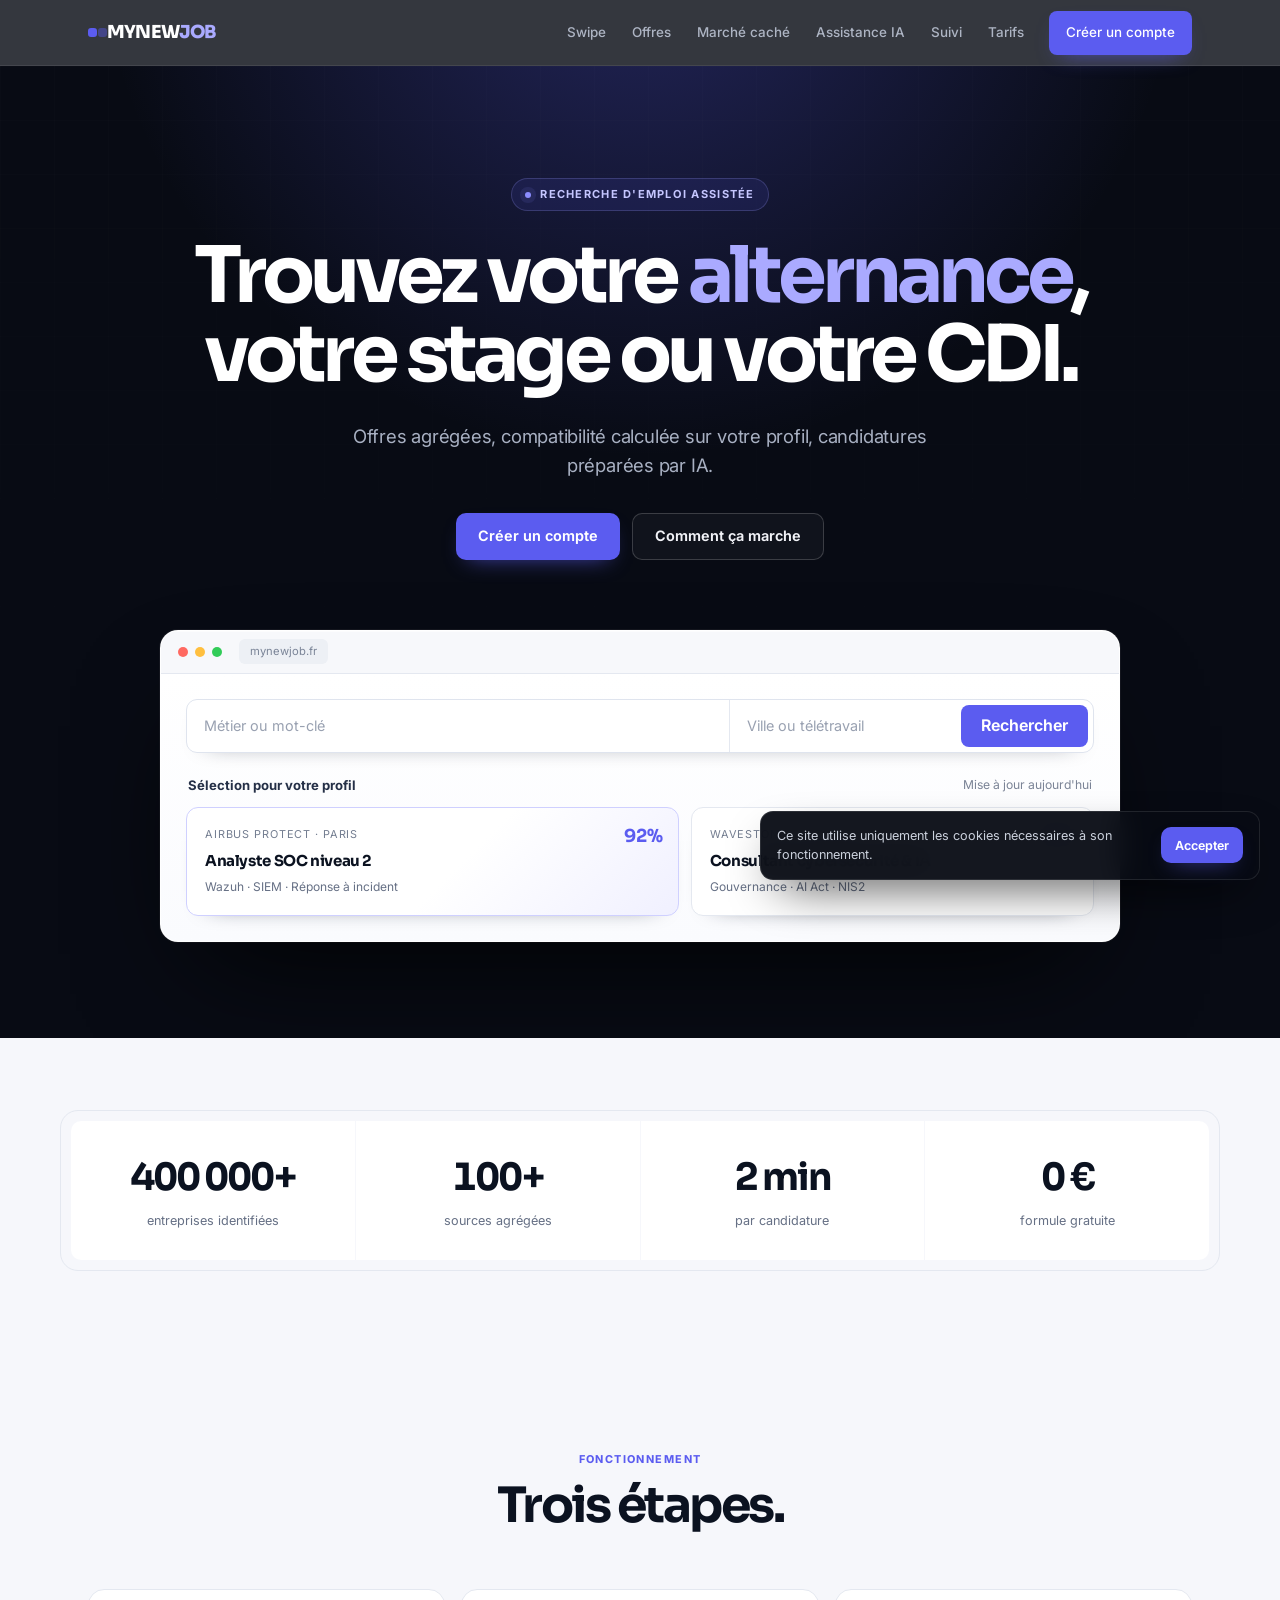
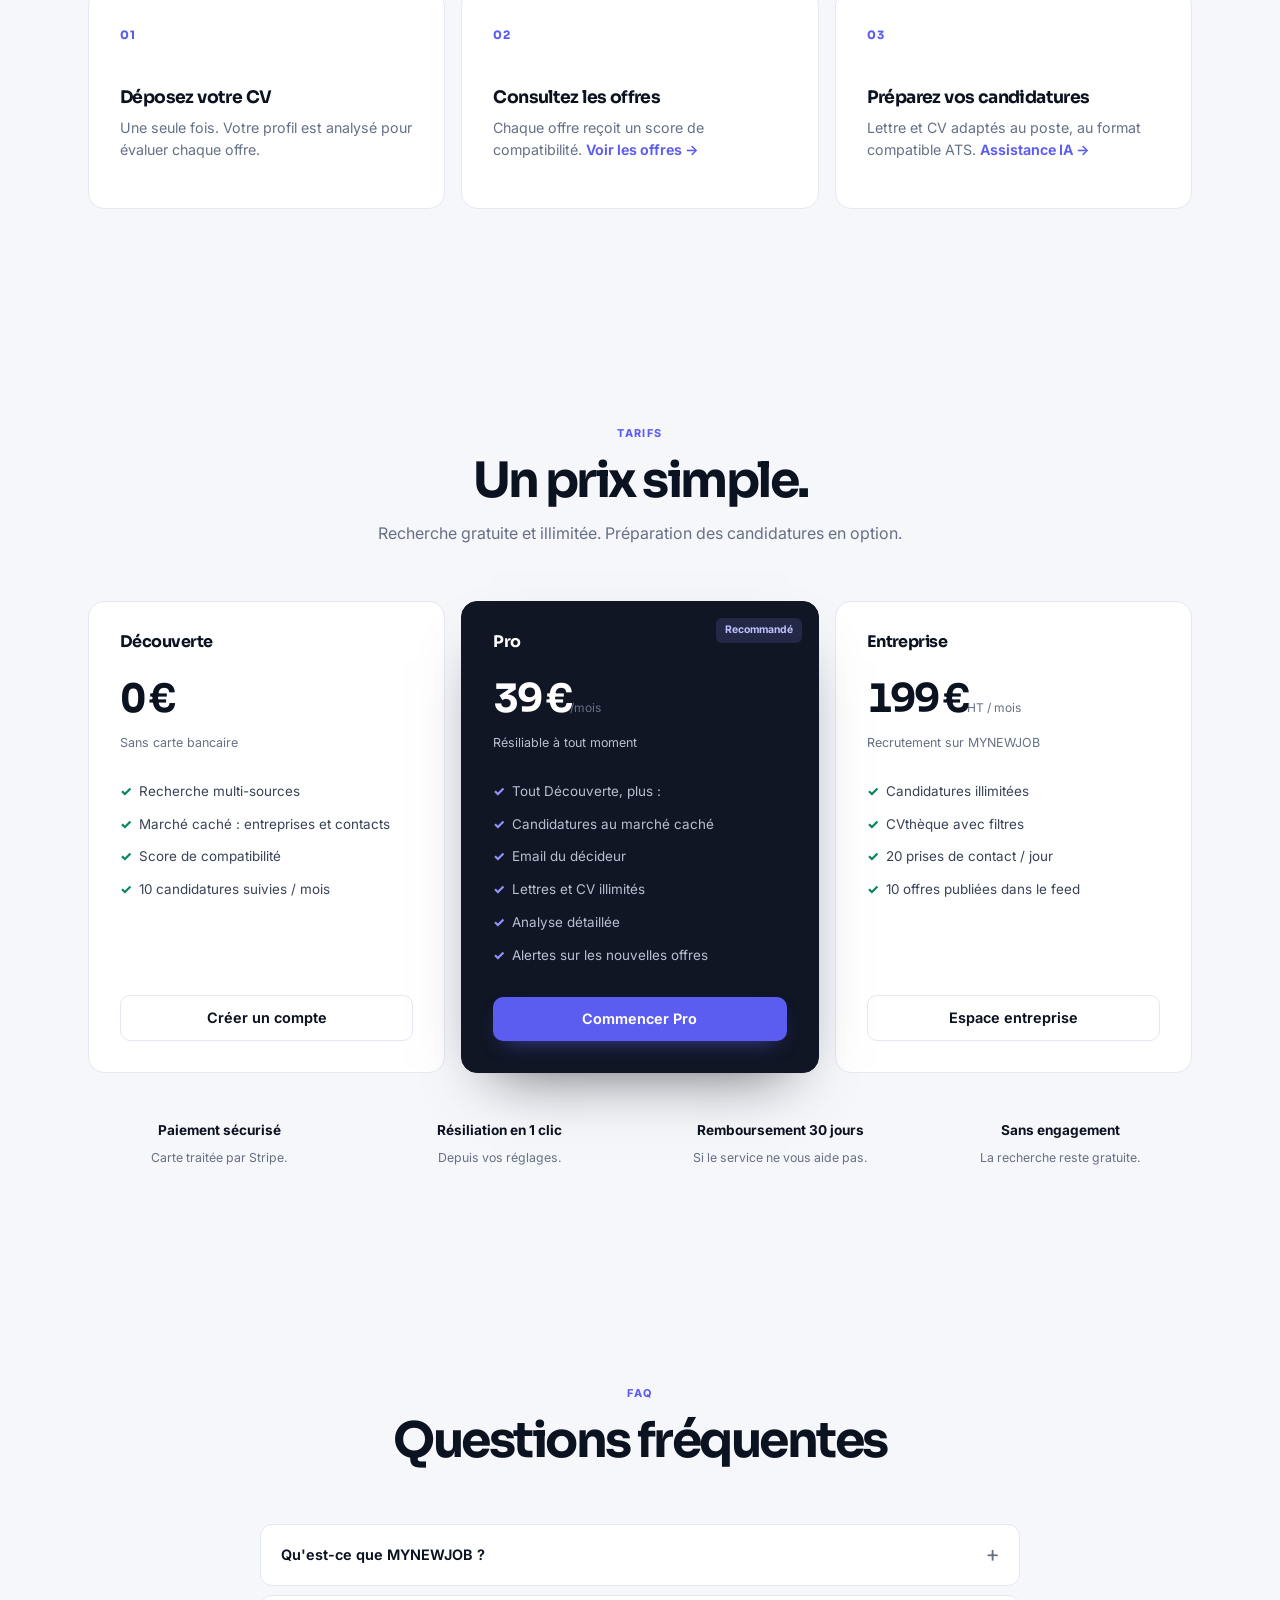
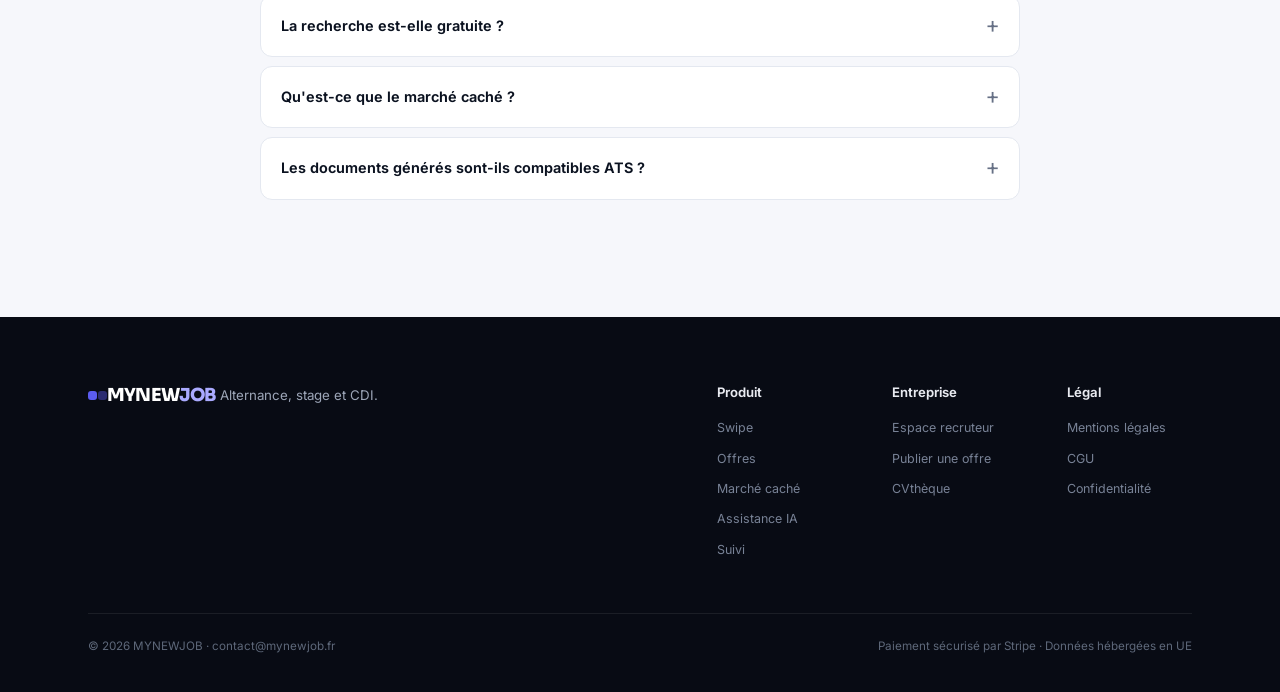
<file: index.html>
<!DOCTYPE html>
<html lang="fr">
<head>
<meta charset="UTF-8">
<meta name="viewport" content="width=device-width, initial-scale=1.0">
<title>MYNEWJOB · Alternance, stage et CDI</title>
<link rel="preconnect" href="https://fonts.googleapis.com">
<link rel="preconnect" href="https://fonts.gstatic.com" crossorigin>
<link href="https://fonts.googleapis.com/css2?family=Inter:wght@400;500;600;700&family=Sora:wght@600;700;800&display=swap" rel="stylesheet">
<link rel="stylesheet" href="style.css?v=7">
</head>
<body>

<nav>
  <div class="wrap">
    <a class="logo" href="index.html">MYNEW<span>JOB</span></a>
    <div class="links">
      <a href="swipe.html">Swipe</a>
      <a href="feed.html">Offres</a>
      <a href="marche-cache.html">Marché caché</a>
      <a href="ia.html">Assistance IA</a>
      <a href="suivi.html">Suivi</a>
      <a href="#tarifs">Tarifs</a>
      <a class="btn" href="#">Créer un compte</a>
    </div>
  </div>
</nav>

<header class="hero wrap">
  <span class="kicker">Recherche d'emploi assistée</span>
  <h1>Trouvez votre <em>alternance</em>, votre stage ou votre CDI.</h1>
  <p>Offres agrégées, compatibilité calculée sur votre profil, candidatures préparées par IA.</p>
  <div class="ctas">
    <a class="btn" href="#">Créer un compte</a>
    <a class="btn ghost" href="#fonctionnement">Comment ça marche</a>
  </div>

  <div class="window">
    <div class="bar"><i></i><i></i><i></i><span>mynewjob.fr</span></div>
    <div class="body">
      <div class="searchbar">
        <input id="q" type="text" placeholder="Métier ou mot-clé">
        <input id="city" type="text" placeholder="Ville ou télétravail">
        <button onclick="doSearch()">Rechercher</button>
      </div>
      <div id="results" style="margin-top:16px">
        <div class="preview-label"><strong>Sélection pour votre profil</strong><span>Mise à jour aujourd'hui</span></div>
        <div class="preview-jobs">
          <article class="preview-job featured">
            <span class="match">92%</span>
            <small>Airbus Protect · Paris</small>
            <h4>Analyste SOC niveau 2</h4>
            <p>Wazuh · SIEM · Réponse à incident</p>
          </article>
          <article class="preview-job">
            <span class="match">87%</span>
            <small>Wavestone · Puteaux</small>
            <h4>Consultant cybersécurité & IA</h4>
            <p>Gouvernance · AI Act · NIS2</p>
          </article>
        </div>
      </div>
    </div>
  </div>
</header>

<section style="padding:72px 0">
  <div class="wrap stats">
    <div class="t"><strong>400 000+</strong><span>entreprises identifiées</span></div>
    <div class="t"><strong>100+</strong><span>sources agrégées</span></div>
    <div class="t"><strong>2 min</strong><span>par candidature</span></div>
    <div class="t"><strong>0 €</strong><span>formule gratuite</span></div>
  </div>
</section>

<section id="fonctionnement">
  <div class="wrap">
    <div class="sec-head"><span class="kicker">Fonctionnement</span><h2>Trois étapes.</h2></div>
    <div class="steps">
      <div class="step"><div class="num">01</div><h3>Déposez votre CV</h3><p>Une seule fois. Votre profil est analysé pour évaluer chaque offre.</p></div>
      <div class="step"><div class="num">02</div><h3>Consultez les offres</h3><p>Chaque offre reçoit un score de compatibilité. <a href="feed.html">Voir les offres →</a></p></div>
      <div class="step"><div class="num">03</div><h3>Préparez vos candidatures</h3><p>Lettre et CV adaptés au poste, au format compatible ATS. <a href="ia.html">Assistance IA →</a></p></div>
    </div>
  </div>
</section>

<section id="tarifs" class="alt">
  <div class="wrap">
    <div class="sec-head"><span class="kicker">Tarifs</span><h2>Un prix simple.</h2>
    <p>Recherche gratuite et illimitée. Préparation des candidatures en option.</p></div>
    <div class="plans">
      <div class="plan">
        <h3>Découverte</h3>
        <div class="price">0 €</div>
        <div class="sub">Sans carte bancaire</div>
        <ul>
          <li>Recherche multi-sources</li>
          <li>Marché caché : entreprises et contacts</li>
          <li>Score de compatibilité</li>
          <li>10 candidatures suivies / mois</li>
        </ul>
        <a class="btn ghost" href="#">Créer un compte</a>
      </div>
      <div class="plan pop">
        <span class="rec">Recommandé</span>
        <h3>Pro</h3>
        <div class="price">39 €<small>/mois</small></div>
        <div class="sub">Résiliable à tout moment</div>
        <ul>
          <li>Tout Découverte, plus :</li>
          <li>Candidatures au marché caché</li>
          <li>Email du décideur</li>
          <li>Lettres et CV illimités</li>
          <li>Analyse détaillée</li>
          <li>Alertes sur les nouvelles offres</li>
        </ul>
        <a class="btn" href="#">Commencer Pro</a>
      </div>
      <div class="plan">
        <h3>Entreprise</h3>
        <div class="price">199 €<small>HT / mois</small></div>
        <div class="sub">Recrutement sur MYNEWJOB</div>
        <ul>
          <li>Candidatures illimitées</li>
          <li>CVthèque avec filtres</li>
          <li>20 prises de contact / jour</li>
          <li>10 offres publiées dans le feed</li>
        </ul>
        <a class="btn ghost" href="#">Espace entreprise</a>
      </div>
    </div>
    <div class="trust">
      <div class="t"><strong>Paiement sécurisé</strong><span>Carte traitée par Stripe.</span></div>
      <div class="t"><strong>Résiliation en 1 clic</strong><span>Depuis vos réglages.</span></div>
      <div class="t"><strong>Remboursement 30 jours</strong><span>Si le service ne vous aide pas.</span></div>
      <div class="t"><strong>Sans engagement</strong><span>La recherche reste gratuite.</span></div>
    </div>
  </div>
</section>

<section id="faq">
  <div class="wrap">
    <div class="sec-head"><span class="kicker">FAQ</span><h2>Questions fréquentes</h2></div>
    <div class="faq">
      <details><summary>Qu'est-ce que MYNEWJOB ?</summary><p>Un moteur de recherche d'alternance, de stage et de CDI qui agrège les offres, identifie les entreprises qui recrutent sans annonce, et prépare les candidatures avec une assistance IA.</p></details>
      <details><summary>La recherche est-elle gratuite ?</summary><p>Oui, sans limite. Le plan Pro ajoute la préparation illimitée des lettres et CV.</p></details>
      <details><summary>Qu'est-ce que le marché caché ?</summary><p>Des entreprises qui recrutent sans publier d'offre. MYNEWJOB identifie le bon contact pour une candidature spontanée ciblée.</p></details>
      <details><summary>Les documents générés sont-ils compatibles ATS ?</summary><p>Oui : texte sélectionnable, structure standard, lisibles par les logiciels de recrutement.</p></details>
    </div>
  </div>
</section>

<footer>
  <div class="wrap">
    <div>
      <div class="logo" style="margin-bottom:8px">MYNEW<span>JOB</span></div>
      <small>Alternance, stage et CDI.</small>
    </div>
    <div class="cols">
      <div>
        <b>Produit</b>
        <a href="swipe.html">Swipe</a><br>
        <a href="feed.html">Offres</a><br>
        <a href="marche-cache.html">Marché caché</a><br>
        <a href="ia.html">Assistance IA</a><br>
        <a href="suivi.html">Suivi</a>
      </div>
      <div>
        <b>Entreprise</b>
        <small>Espace recruteur</small><br>
        <small>Publier une offre</small><br>
        <small>CVthèque</small>
      </div>
      <div>
        <b>Légal</b>
        <a href="mentions-legales.html">Mentions légales</a><br>
        <a href="cgu.html">CGU</a><br>
        <a href="confidentialite.html">Confidentialité</a>
      </div>
    </div>
    <div class="legal">
      <span>© 2026 MYNEWJOB · contact@mynewjob.fr</span>
      <span>Paiement sécurisé par Stripe · Données hébergées en UE</span>
    </div>
  </div>
</footer>

<div id="cookies">Ce site utilise uniquement les cookies nécessaires à son fonctionnement. <button class="btn" onclick="document.getElementById('cookies').style.display='none';localStorage.setItem('mnj_cookies','1')">Accepter</button></div>
<script>if(!localStorage.getItem('mnj_cookies')){document.getElementById('cookies').style.display='flex'}</script>

<script>
  var API = 'https://api-147-79-101-212.sslip.io';
  var lastOffers = [];
  function esc(t) { var d = document.createElement('div'); d.textContent = t || ''; return d.innerHTML; }
  async function doSearch() {
    var q = document.getElementById('q').value;
    var city = document.getElementById('city').value;
    var box = document.getElementById('results');
    if (!q) { alert('Entrez un mot-clé (ex : soc, cybersecurite, grc)'); return; }
    box.style.display = 'block';
    box.innerHTML = '<p>Recherche en cours…</p>';
    try {
      var r = await fetch(API + '/api/search?q=' + encodeURIComponent(q) + '&city=' + encodeURIComponent(city));
      var d = await r.json();
      lastOffers = d.offres || [];
      if (!lastOffers.length) { box.innerHTML = '<p>Aucune offre trouvée pour « ' + esc(q) + ' ».</p>'; return; }
      box.innerHTML = '<p style="margin-bottom:14px">' + esc(d.source) + ' · ' + lastOffers.length + ' offre(s)</p>';
      for (var i = 0; i < lastOffers.length; i++) box.appendChild(makeCard(lastOffers[i], i));
    } catch (e) {
      box.innerHTML = '<p>Service de recherche indisponible. Réessayez plus tard.</p>';
    }
  }
  function makeCard(o, i) {
    var div = document.createElement('div');
    div.className = 'jobcard';
    div.innerHTML =
      '<div class="row"><span class="tag">' + esc(o.company) + '</span>' +
      '<span class="pct" id="score-' + i + '">…%</span></div>' +
      '<h4>' + esc(o.title) + '</h4>' +
      '<div class="meta">' + esc(o.city || '') + '</div>' +
      '<div class="actions"><span class="no" onclick="swipeNo(this)">Refuser</span>' +
      '<span class="yes" onclick="swipeYes(this)">Postuler</span></div>';
    fetch(API + '/api/score?text=' + encodeURIComponent((o.text || o.title || '') + ' ' + o.title))
      .then(function (r) { return r.json(); })
      .then(function (s) { var el = document.getElementById('score-' + i); if (el) el.textContent = s.score + '%'; });
    return div;
  }
  function swipeNo(el) { el.parentNode.innerHTML = '<span style="background:#f9fafb;color:var(--muted);font-size:.85rem;padding:10px;border-radius:8px;text-align:center">Écartée</span>'; }
  function swipeYes(el) {
    var card = el.closest('.jobcard');
    card.style.borderColor = 'var(--green)';
    el.parentNode.innerHTML = '<span style="background:#f0fdf4;color:var(--green);font-size:.85rem;padding:10px;border-radius:8px;text-align:center;font-weight:600">Suivie</span>';
  }
  document.getElementById('q').addEventListener('keydown', function (e) { if (e.key === 'Enter') doSearch(); });
  document.getElementById('city').addEventListener('keydown', function (e) { if (e.key === 'Enter') doSearch(); });
</script>

</body>
</html>
</file>
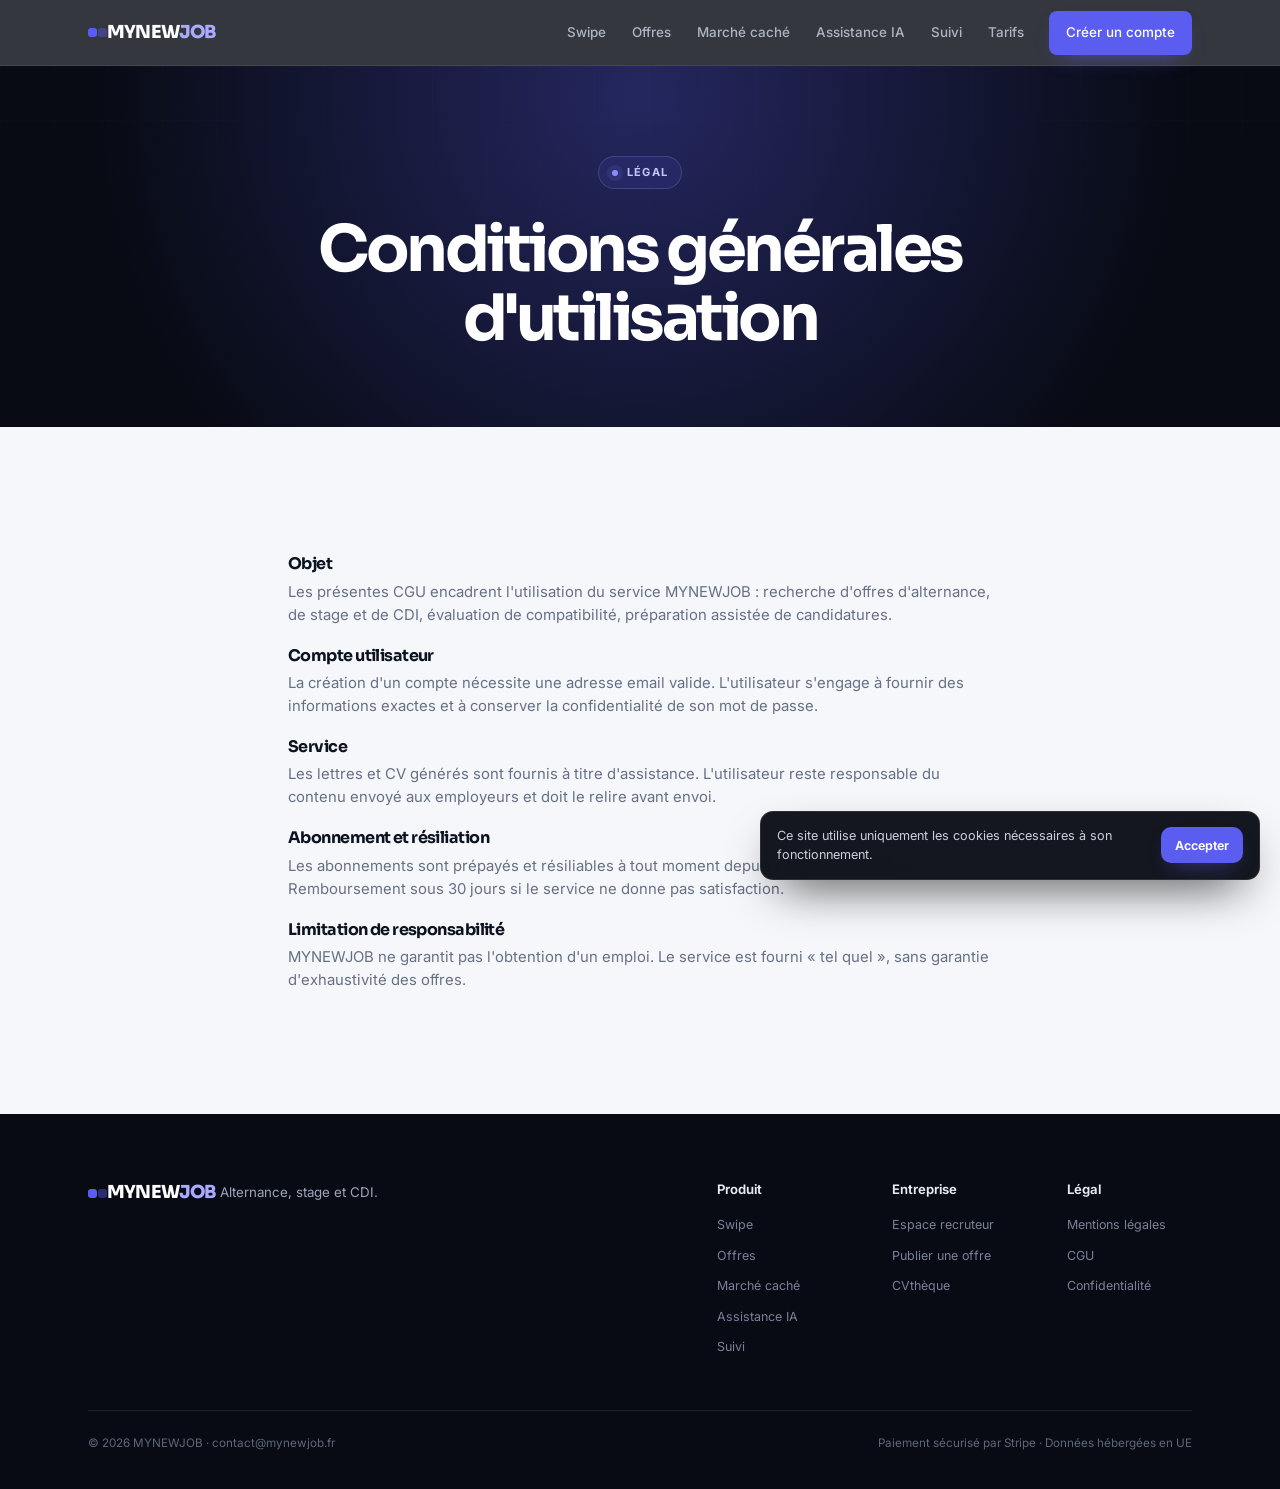
<file: cgu.html>
<!DOCTYPE html>
<html lang="fr">
<head>
<meta charset="UTF-8">
<meta name="viewport" content="width=device-width, initial-scale=1.0">
<title>Conditions générales d'utilisation · MYNEWJOB</title>
<link rel="preconnect" href="https://fonts.googleapis.com">
<link rel="preconnect" href="https://fonts.gstatic.com" crossorigin>
<link href="https://fonts.googleapis.com/css2?family=Inter:wght@400;500;600;700&family=Sora:wght@600;700;800&display=swap" rel="stylesheet">
<link rel="stylesheet" href="style.css?v=7">
</head>
<body>

<nav>
  <div class="wrap">
    <a class="logo" href="index.html">MYNEW<span>JOB</span></a>
    <div class="links">
      <a href="swipe.html">Swipe</a>
      <a href="feed.html">Offres</a>
      <a href="marche-cache.html">Marché caché</a>
      <a href="ia.html">Assistance IA</a>
      <a href="suivi.html">Suivi</a>
      <a href="index.html#tarifs">Tarifs</a>
      <a class="btn" href="#">Créer un compte</a>
    </div>
  </div>
</nav>

<header class="pagehead wrap">
  <span class="kicker">Légal</span>
  <h1>Conditions générales d'utilisation</h1>
</header>

<section>
  <div class="wrap" style="max-width:760px;font-size:.93rem">
    
<h3 style="margin:20px 0 8px;font-size:1rem">Objet</h3>
<p style="margin-bottom:14px">Les présentes CGU encadrent l'utilisation du service MYNEWJOB : recherche d'offres d'alternance, de stage et de CDI, évaluation de compatibilité, préparation assistée de candidatures.</p>
<h3 style="margin:20px 0 8px;font-size:1rem">Compte utilisateur</h3>
<p style="margin-bottom:14px">La création d'un compte nécessite une adresse email valide. L'utilisateur s'engage à fournir des informations exactes et à conserver la confidentialité de son mot de passe.</p>
<h3 style="margin:20px 0 8px;font-size:1rem">Service</h3>
<p style="margin-bottom:14px">Les lettres et CV générés sont fournis à titre d'assistance. L'utilisateur reste responsable du contenu envoyé aux employeurs et doit le relire avant envoi.</p>
<h3 style="margin:20px 0 8px;font-size:1rem">Abonnement et résiliation</h3>
<p style="margin-bottom:14px">Les abonnements sont prépayés et résiliables à tout moment depuis l'espace utilisateur. Remboursement sous 30 jours si le service ne donne pas satisfaction.</p>
<h3 style="margin:20px 0 8px;font-size:1rem">Limitation de responsabilité</h3>
<p style="margin-bottom:14px">MYNEWJOB ne garantit pas l'obtention d'un emploi. Le service est fourni « tel quel », sans garantie d'exhaustivité des offres.</p>

  </div>
</section>

<footer>
  <div class="wrap">
    <div>
      <div class="logo" style="margin-bottom:8px">MYNEW<span>JOB</span></div>
      <small>Alternance, stage et CDI.</small>
    </div>
    <div class="cols">
      <div>
        <b>Produit</b>
        <a href="swipe.html">Swipe</a><br>
        <a href="feed.html">Offres</a><br>
        <a href="marche-cache.html">Marché caché</a><br>
        <a href="ia.html">Assistance IA</a><br>
        <a href="suivi.html">Suivi</a>
      </div>
      <div>
        <b>Entreprise</b>
        <small>Espace recruteur</small><br>
        <small>Publier une offre</small><br>
        <small>CVthèque</small>
      </div>
      <div>
        <b>Légal</b>
        <a href="mentions-legales.html">Mentions légales</a><br>
        <a href="cgu.html">CGU</a><br>
        <a href="confidentialite.html">Confidentialité</a>
      </div>
    </div>
    <div class="legal">
      <span>© 2026 MYNEWJOB · contact@mynewjob.fr</span>
      <span>Paiement sécurisé par Stripe · Données hébergées en UE</span>
    </div>
  </div>
</footer>

<div id="cookies">Ce site utilise uniquement les cookies nécessaires à son fonctionnement. <button class="btn" onclick="document.getElementById('cookies').style.display='none';localStorage.setItem('mnj_cookies','1')">Accepter</button></div>
<script>if(!localStorage.getItem('mnj_cookies')){document.getElementById('cookies').style.display='flex'}</script>

</body>
</html>
</file>
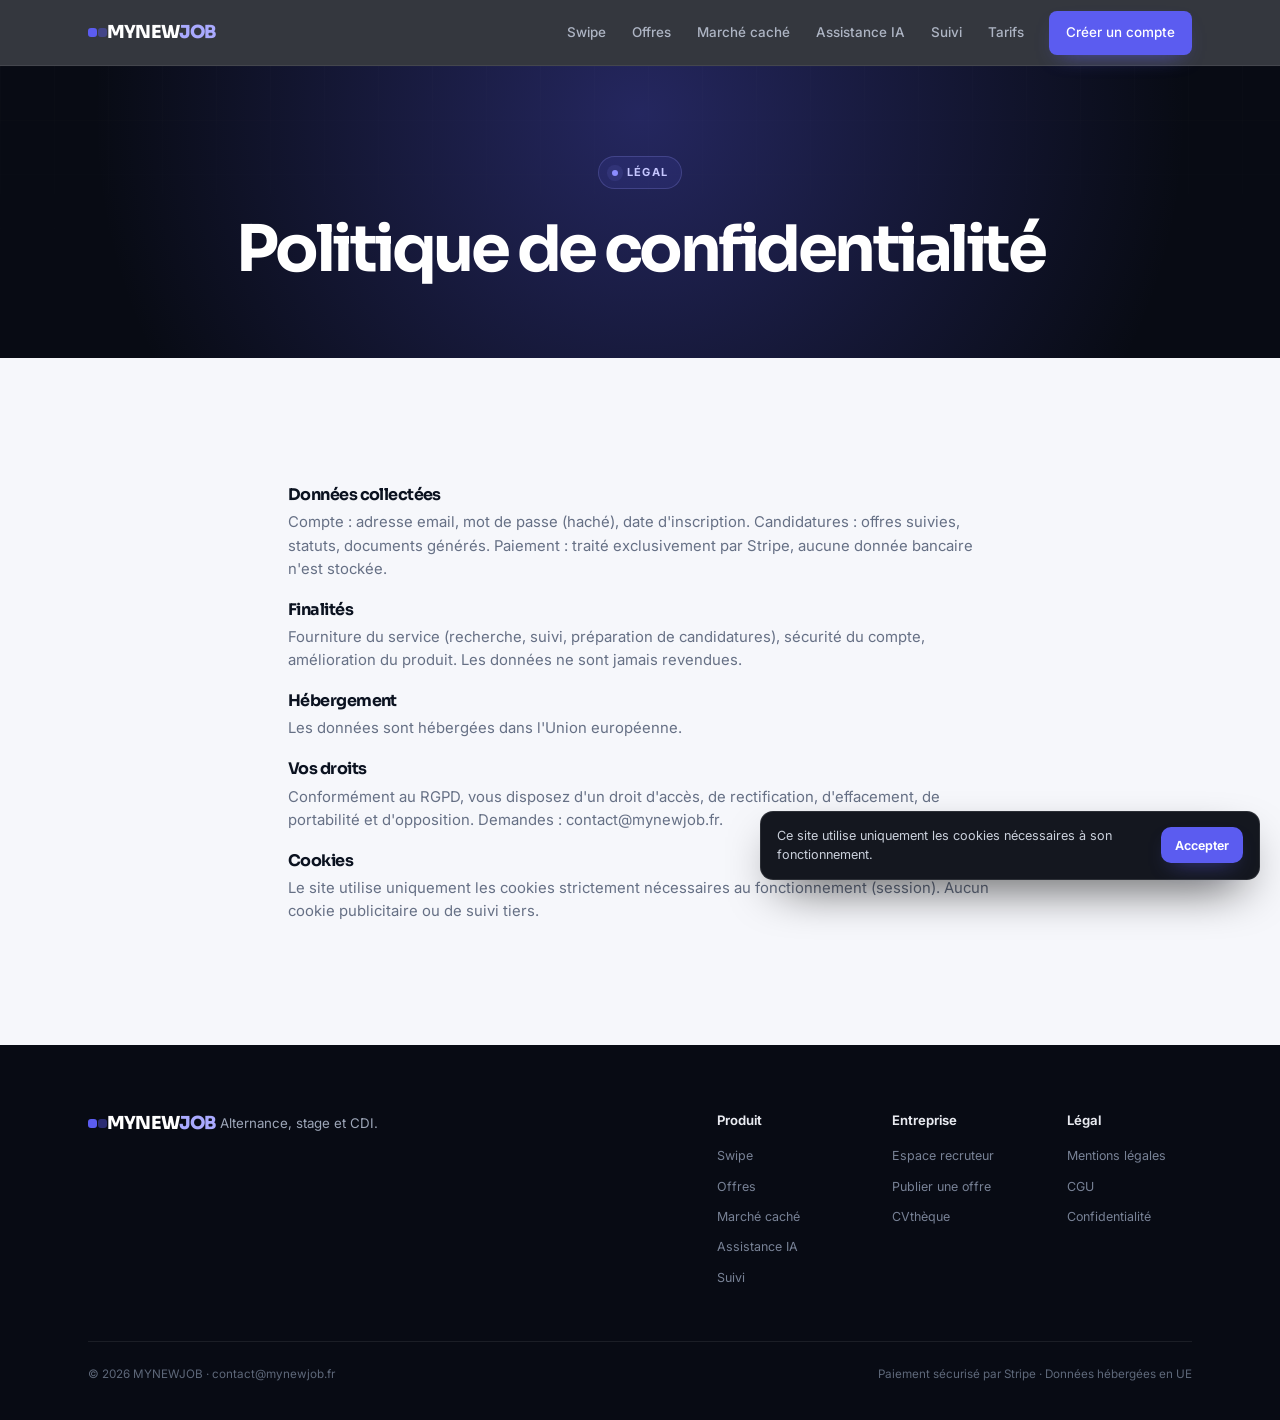
<file: confidentialite.html>
<!DOCTYPE html>
<html lang="fr">
<head>
<meta charset="UTF-8">
<meta name="viewport" content="width=device-width, initial-scale=1.0">
<title>Politique de confidentialité · MYNEWJOB</title>
<link rel="preconnect" href="https://fonts.googleapis.com">
<link rel="preconnect" href="https://fonts.gstatic.com" crossorigin>
<link href="https://fonts.googleapis.com/css2?family=Inter:wght@400;500;600;700&family=Sora:wght@600;700;800&display=swap" rel="stylesheet">
<link rel="stylesheet" href="style.css?v=7">
</head>
<body>

<nav>
  <div class="wrap">
    <a class="logo" href="index.html">MYNEW<span>JOB</span></a>
    <div class="links">
      <a href="swipe.html">Swipe</a>
      <a href="feed.html">Offres</a>
      <a href="marche-cache.html">Marché caché</a>
      <a href="ia.html">Assistance IA</a>
      <a href="suivi.html">Suivi</a>
      <a href="index.html#tarifs">Tarifs</a>
      <a class="btn" href="#">Créer un compte</a>
    </div>
  </div>
</nav>

<header class="pagehead wrap">
  <span class="kicker">Légal</span>
  <h1>Politique de confidentialité</h1>
</header>

<section>
  <div class="wrap" style="max-width:760px;font-size:.93rem">
    
<h3 style="margin:20px 0 8px;font-size:1rem">Données collectées</h3>
<p style="margin-bottom:14px">Compte : adresse email, mot de passe (haché), date d'inscription. Candidatures : offres suivies, statuts, documents générés. Paiement : traité exclusivement par Stripe, aucune donnée bancaire n'est stockée.</p>
<h3 style="margin:20px 0 8px;font-size:1rem">Finalités</h3>
<p style="margin-bottom:14px">Fourniture du service (recherche, suivi, préparation de candidatures), sécurité du compte, amélioration du produit. Les données ne sont jamais revendues.</p>
<h3 style="margin:20px 0 8px;font-size:1rem">Hébergement</h3>
<p style="margin-bottom:14px">Les données sont hébergées dans l'Union européenne.</p>
<h3 style="margin:20px 0 8px;font-size:1rem">Vos droits</h3>
<p style="margin-bottom:14px">Conformément au RGPD, vous disposez d'un droit d'accès, de rectification, d'effacement, de portabilité et d'opposition. Demandes : contact@mynewjob.fr.</p>
<h3 style="margin:20px 0 8px;font-size:1rem">Cookies</h3>
<p style="margin-bottom:14px">Le site utilise uniquement les cookies strictement nécessaires au fonctionnement (session). Aucun cookie publicitaire ou de suivi tiers.</p>

  </div>
</section>

<footer>
  <div class="wrap">
    <div>
      <div class="logo" style="margin-bottom:8px">MYNEW<span>JOB</span></div>
      <small>Alternance, stage et CDI.</small>
    </div>
    <div class="cols">
      <div>
        <b>Produit</b>
        <a href="swipe.html">Swipe</a><br>
        <a href="feed.html">Offres</a><br>
        <a href="marche-cache.html">Marché caché</a><br>
        <a href="ia.html">Assistance IA</a><br>
        <a href="suivi.html">Suivi</a>
      </div>
      <div>
        <b>Entreprise</b>
        <small>Espace recruteur</small><br>
        <small>Publier une offre</small><br>
        <small>CVthèque</small>
      </div>
      <div>
        <b>Légal</b>
        <a href="mentions-legales.html">Mentions légales</a><br>
        <a href="cgu.html">CGU</a><br>
        <a href="confidentialite.html">Confidentialité</a>
      </div>
    </div>
    <div class="legal">
      <span>© 2026 MYNEWJOB · contact@mynewjob.fr</span>
      <span>Paiement sécurisé par Stripe · Données hébergées en UE</span>
    </div>
  </div>
</footer>

<div id="cookies">Ce site utilise uniquement les cookies nécessaires à son fonctionnement. <button class="btn" onclick="document.getElementById('cookies').style.display='none';localStorage.setItem('mnj_cookies','1')">Accepter</button></div>
<script>if(!localStorage.getItem('mnj_cookies')){document.getElementById('cookies').style.display='flex'}</script>

</body>
</html>
</file>
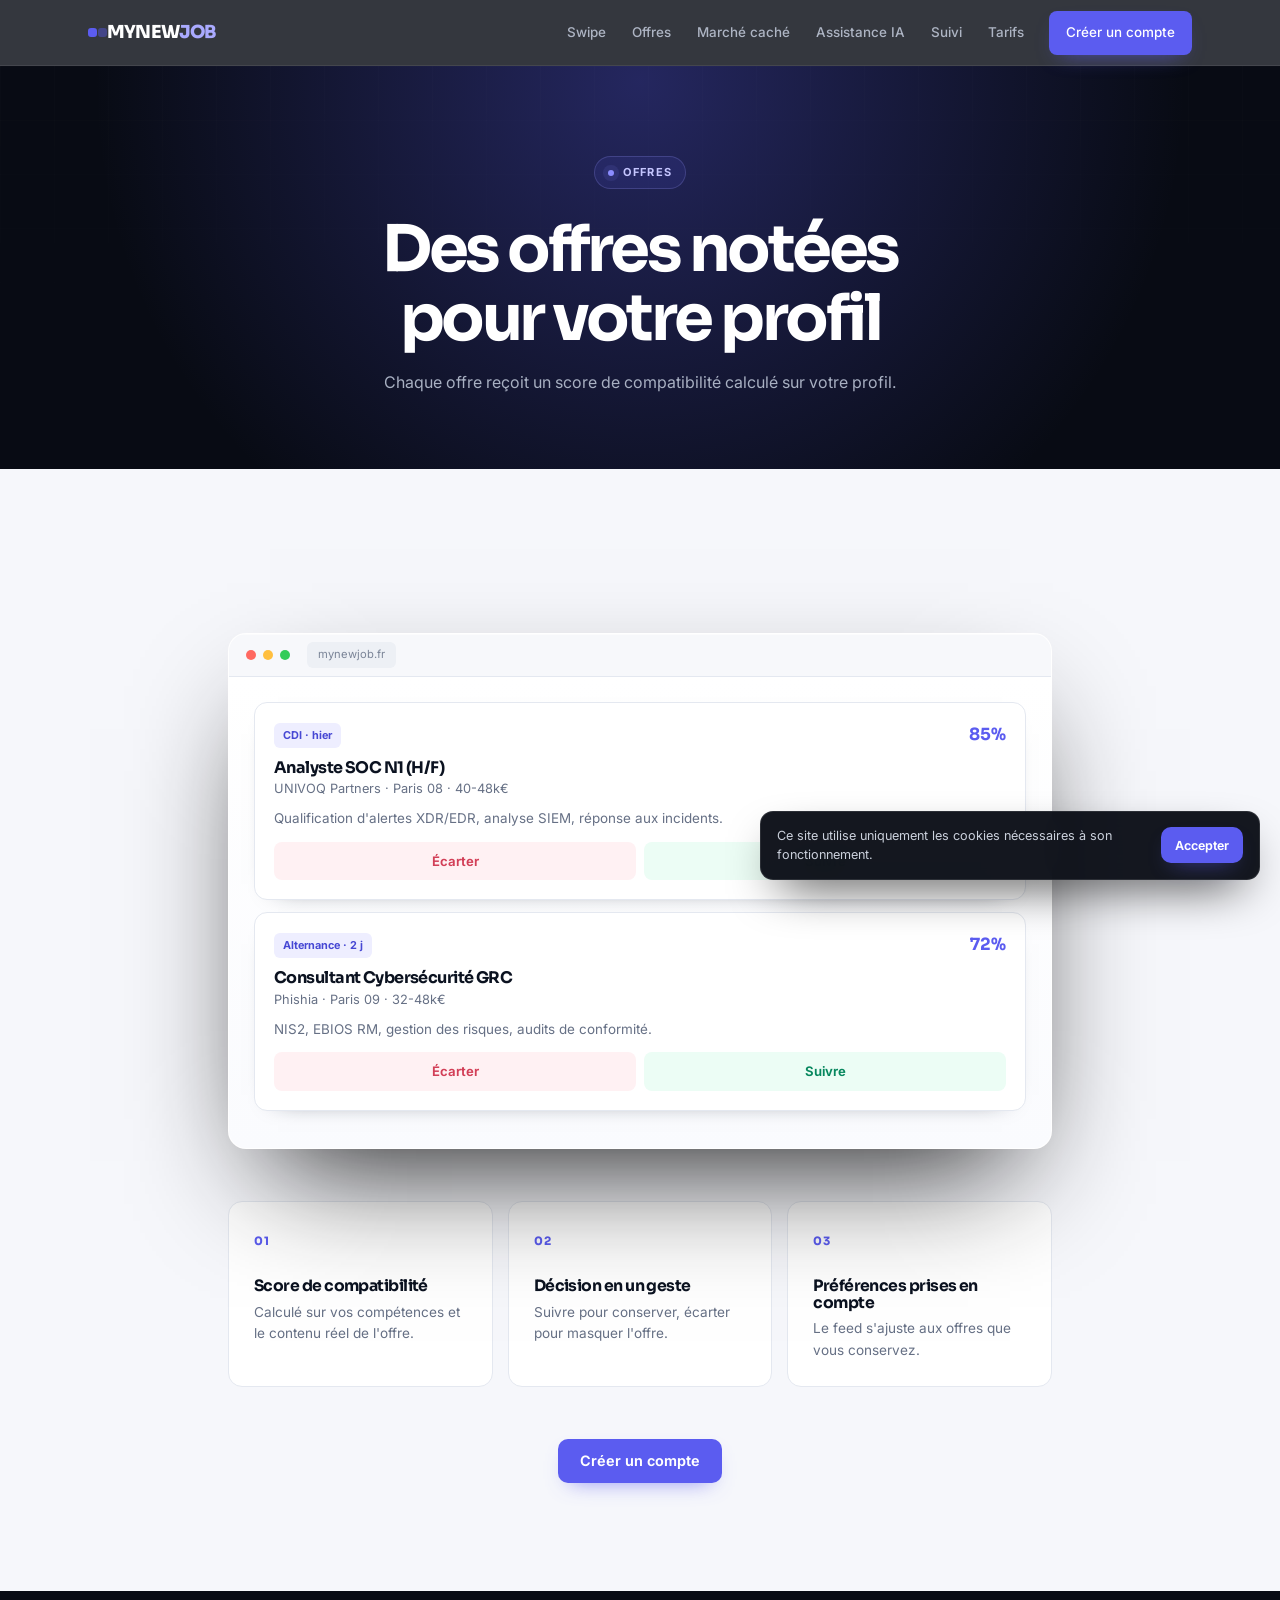
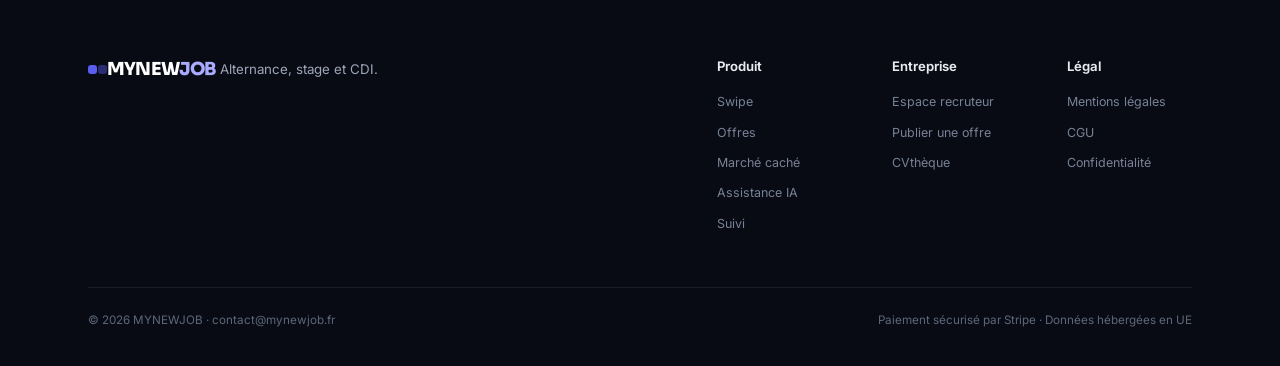
<file: feed.html>
<!DOCTYPE html>
<html lang="fr">
<head>
<meta charset="UTF-8">
<meta name="viewport" content="width=device-width, initial-scale=1.0">
<title>Offres · Score de compatibilité · MYNEWJOB</title>
<link rel="preconnect" href="https://fonts.googleapis.com">
<link rel="preconnect" href="https://fonts.gstatic.com" crossorigin>
<link href="https://fonts.googleapis.com/css2?family=Inter:wght@400;500;600;700&family=Sora:wght@600;700;800&display=swap" rel="stylesheet">
<link rel="stylesheet" href="style.css?v=7">
</head>
<body>

<nav>
  <div class="wrap">
    <a class="logo" href="index.html">MYNEW<span>JOB</span></a>
    <div class="links">
      <a href="swipe.html">Swipe</a>
      <a href="feed.html">Offres</a>
      <a href="marche-cache.html">Marché caché</a>
      <a href="ia.html">Assistance IA</a>
      <a href="suivi.html">Suivi</a>
      <a href="index.html#tarifs">Tarifs</a>
      <a class="btn" href="#">Créer un compte</a>
    </div>
  </div>
</nav>

<header class="pagehead wrap">
  <span class="kicker">Offres</span>
  <h1>Des offres notées pour votre profil</h1>
  <p>Chaque offre reçoit un score de compatibilité calculé sur votre profil.</p>
</header>

<section>
  <div class="wrap feature">
    <div class="window" style="margin-top:56px">
    <div class="bar"><i></i><i></i><i></i><span>mynewjob.fr</span></div>
    <div class="body"><div class="jobcard">
        <div class="row"><span class="tag">CDI · hier</span><span class="pct">85%</span></div>
        <h4>Analyste SOC N1 (H/F)</h4>
        <div class="meta">UNIVOQ Partners · Paris 08 · 40-48k€</div>
        <p>Qualification d'alertes XDR/EDR, analyse SIEM, réponse aux incidents.</p>
        <div class="actions"><span class="no">Écarter</span><span class="yes">Suivre</span></div>
      </div>
      <div class="jobcard">
        <div class="row"><span class="tag">Alternance · 2 j</span><span class="pct">72%</span></div>
        <h4>Consultant Cybersécurité GRC</h4>
        <div class="meta">Phishia · Paris 09 · 32-48k€</div>
        <p>NIS2, EBIOS RM, gestion des risques, audits de conformité.</p>
        <div class="actions"><span class="no">Écarter</span><span class="yes">Suivre</span></div>
      </div>
    </div>
  </div>
    <div class="points">
      <div class="p"><div class="num">01</div><h3>Score de compatibilité</h3><p>Calculé sur vos compétences et le contenu réel de l'offre.</p></div>
      <div class="p"><div class="num">02</div><h3>Décision en un geste</h3><p>Suivre pour conserver, écarter pour masquer l'offre.</p></div>
      <div class="p"><div class="num">03</div><h3>Préférences prises en compte</h3><p>Le feed s'ajuste aux offres que vous conservez.</p></div>
    </div>
    <div class="cta">
      <a class="btn" href="#">Créer un compte</a>
    </div>
  </div>
</section>

<footer>
  <div class="wrap">
    <div>
      <div class="logo" style="margin-bottom:8px">MYNEW<span>JOB</span></div>
      <small>Alternance, stage et CDI.</small>
    </div>
    <div class="cols">
      <div>
        <b>Produit</b>
        <a href="swipe.html">Swipe</a><br>
        <a href="feed.html">Offres</a><br>
        <a href="marche-cache.html">Marché caché</a><br>
        <a href="ia.html">Assistance IA</a><br>
        <a href="suivi.html">Suivi</a>
      </div>
      <div>
        <b>Entreprise</b>
        <small>Espace recruteur</small><br>
        <small>Publier une offre</small><br>
        <small>CVthèque</small>
      </div>
      <div>
        <b>Légal</b>
        <a href="mentions-legales.html">Mentions légales</a><br>
        <a href="cgu.html">CGU</a><br>
        <a href="confidentialite.html">Confidentialité</a>
      </div>
    </div>
    <div class="legal">
      <span>© 2026 MYNEWJOB · contact@mynewjob.fr</span>
      <span>Paiement sécurisé par Stripe · Données hébergées en UE</span>
    </div>
  </div>
</footer>

<div id="cookies">Ce site utilise uniquement les cookies nécessaires à son fonctionnement. <button class="btn" onclick="document.getElementById('cookies').style.display='none';localStorage.setItem('mnj_cookies','1')">Accepter</button></div>
<script>if(!localStorage.getItem('mnj_cookies')){document.getElementById('cookies').style.display='flex'}</script>

</body>
</html>
</file>
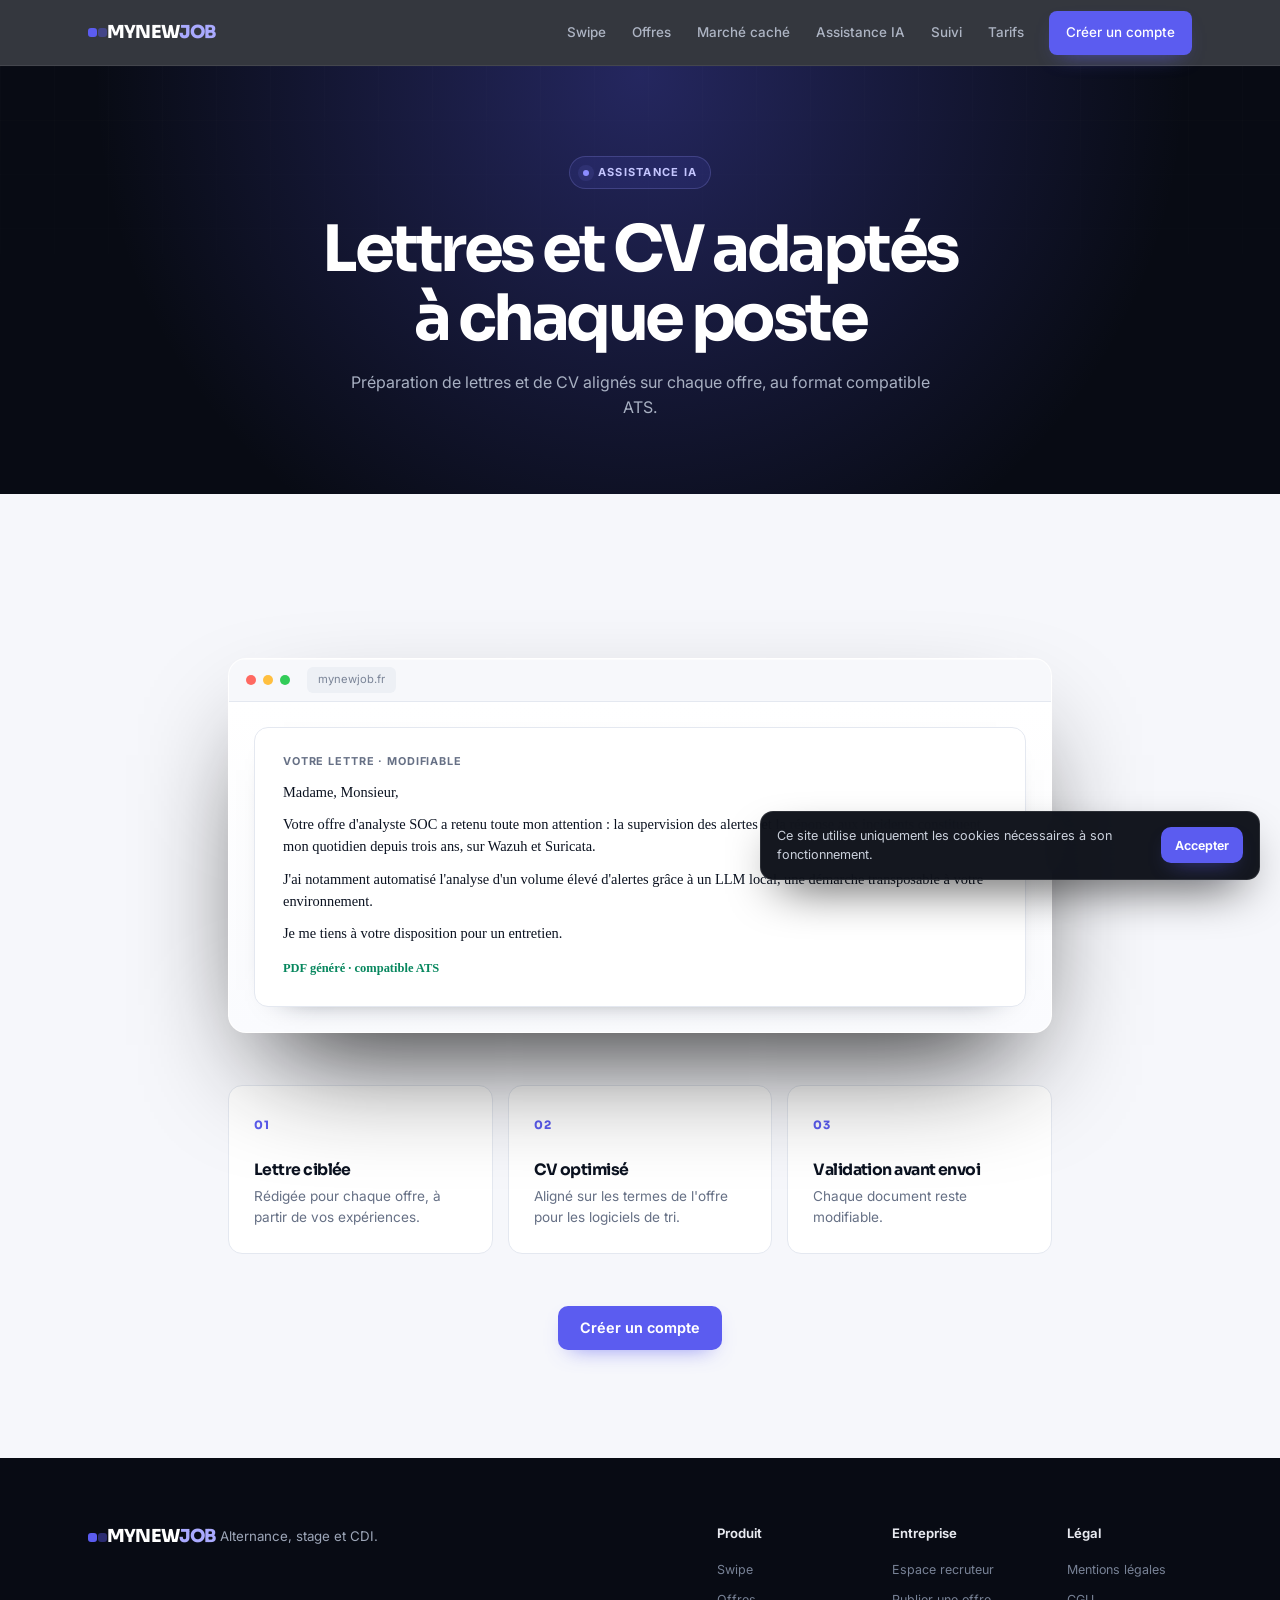
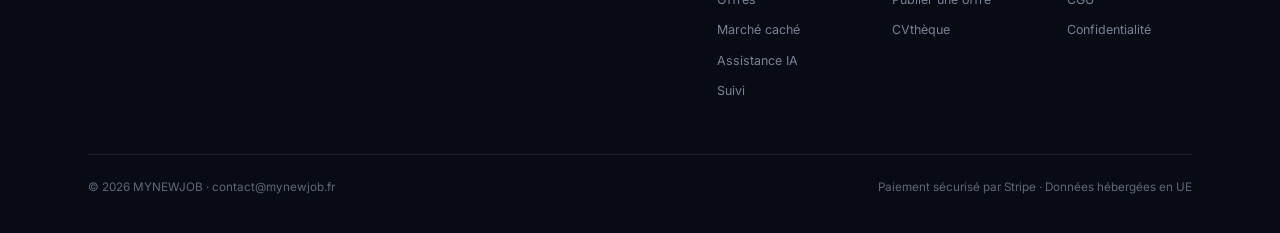
<file: ia.html>
<!DOCTYPE html>
<html lang="fr">
<head>
<meta charset="UTF-8">
<meta name="viewport" content="width=device-width, initial-scale=1.0">
<title>Assistance IA · MYNEWJOB</title>
<link rel="preconnect" href="https://fonts.googleapis.com">
<link rel="preconnect" href="https://fonts.gstatic.com" crossorigin>
<link href="https://fonts.googleapis.com/css2?family=Inter:wght@400;500;600;700&family=Sora:wght@600;700;800&display=swap" rel="stylesheet">
<link rel="stylesheet" href="style.css?v=7">
</head>
<body>

<nav>
  <div class="wrap">
    <a class="logo" href="index.html">MYNEW<span>JOB</span></a>
    <div class="links">
      <a href="swipe.html">Swipe</a>
      <a href="feed.html">Offres</a>
      <a href="marche-cache.html">Marché caché</a>
      <a href="ia.html">Assistance IA</a>
      <a href="suivi.html">Suivi</a>
      <a href="index.html#tarifs">Tarifs</a>
      <a class="btn" href="#">Créer un compte</a>
    </div>
  </div>
</nav>

<header class="pagehead wrap">
  <span class="kicker">Assistance IA</span>
  <h1>Lettres et CV adaptés à chaque poste</h1>
  <p>Préparation de lettres et de CV alignés sur chaque offre, au format compatible ATS.</p>
</header>

<section>
  <div class="wrap feature">
    <div class="window" style="margin-top:56px">
    <div class="bar"><i></i><i></i><i></i><span>mynewjob.fr</span></div>
    <div class="body"><div class="letter">
        <h4>Votre lettre · modifiable</h4>
        <p>Madame, Monsieur,</p>
        <p>Votre offre d'analyste SOC a retenu toute mon attention : la supervision des alertes et la réponse aux incidents constituent mon quotidien depuis trois ans, sur Wazuh et Suricata.</p>
        <p>J'ai notamment automatisé l'analyse d'un volume élevé d'alertes grâce à un LLM local, une démarche transposable à votre environnement.</p>
        <p>Je me tiens à votre disposition pour un entretien.</p>
        <div class="pdf">PDF généré · compatible ATS</div>
      </div>
    </div>
  </div>
    <div class="points">
      <div class="p"><div class="num">01</div><h3>Lettre ciblée</h3><p>Rédigée pour chaque offre, à partir de vos expériences.</p></div>
      <div class="p"><div class="num">02</div><h3>CV optimisé</h3><p>Aligné sur les termes de l'offre pour les logiciels de tri.</p></div>
      <div class="p"><div class="num">03</div><h3>Validation avant envoi</h3><p>Chaque document reste modifiable.</p></div>
    </div>
    <div class="cta">
      <a class="btn" href="#">Créer un compte</a>
    </div>
  </div>
</section>

<footer>
  <div class="wrap">
    <div>
      <div class="logo" style="margin-bottom:8px">MYNEW<span>JOB</span></div>
      <small>Alternance, stage et CDI.</small>
    </div>
    <div class="cols">
      <div>
        <b>Produit</b>
        <a href="swipe.html">Swipe</a><br>
        <a href="feed.html">Offres</a><br>
        <a href="marche-cache.html">Marché caché</a><br>
        <a href="ia.html">Assistance IA</a><br>
        <a href="suivi.html">Suivi</a>
      </div>
      <div>
        <b>Entreprise</b>
        <small>Espace recruteur</small><br>
        <small>Publier une offre</small><br>
        <small>CVthèque</small>
      </div>
      <div>
        <b>Légal</b>
        <a href="mentions-legales.html">Mentions légales</a><br>
        <a href="cgu.html">CGU</a><br>
        <a href="confidentialite.html">Confidentialité</a>
      </div>
    </div>
    <div class="legal">
      <span>© 2026 MYNEWJOB · contact@mynewjob.fr</span>
      <span>Paiement sécurisé par Stripe · Données hébergées en UE</span>
    </div>
  </div>
</footer>

<div id="cookies">Ce site utilise uniquement les cookies nécessaires à son fonctionnement. <button class="btn" onclick="document.getElementById('cookies').style.display='none';localStorage.setItem('mnj_cookies','1')">Accepter</button></div>
<script>if(!localStorage.getItem('mnj_cookies')){document.getElementById('cookies').style.display='flex'}</script>

</body>
</html>
</file>
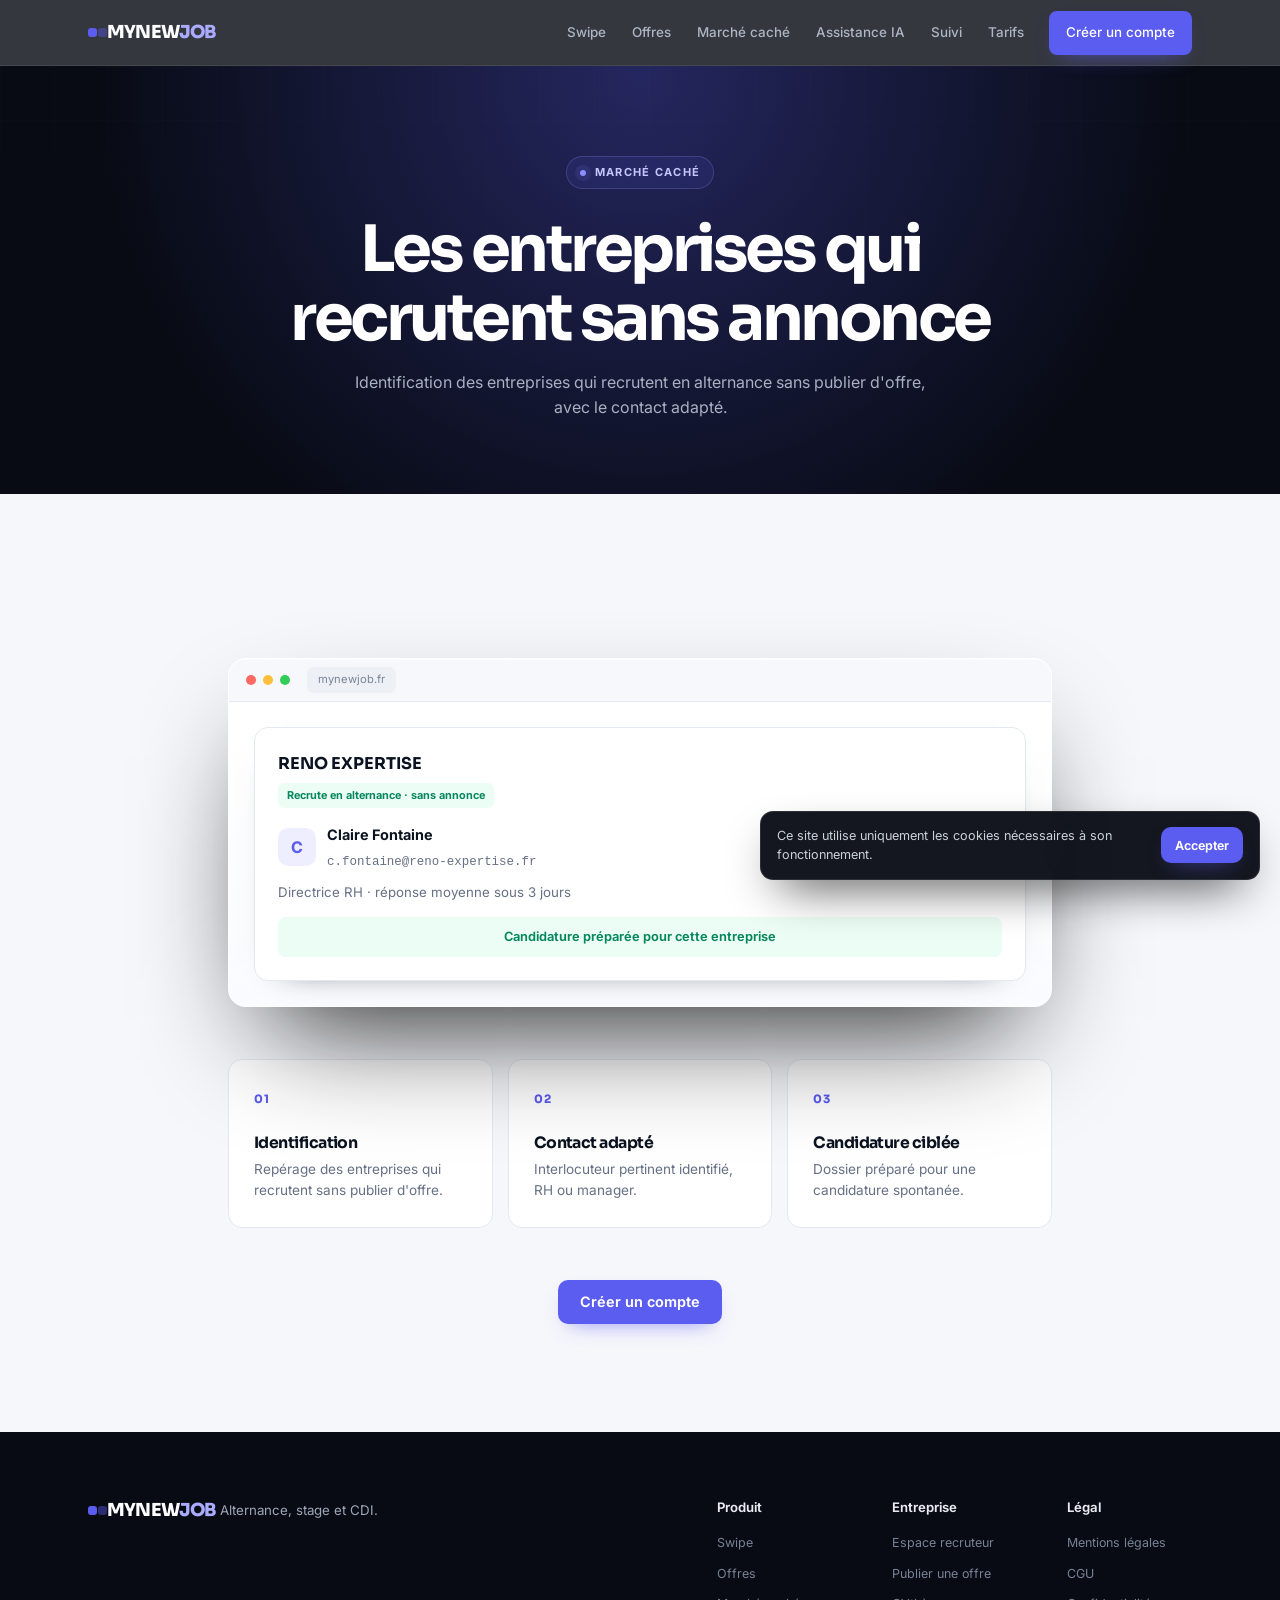
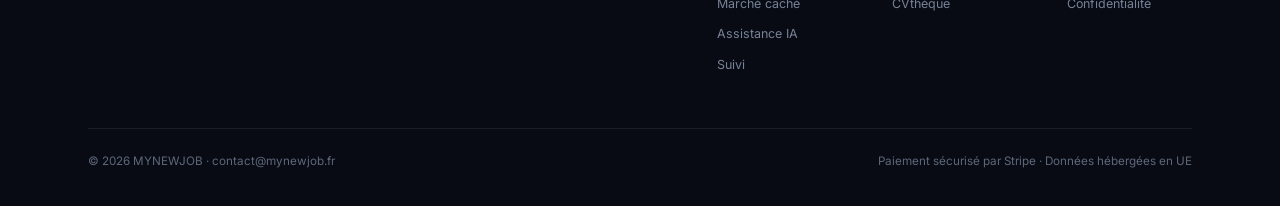
<file: marche-cache.html>
<!DOCTYPE html>
<html lang="fr">
<head>
<meta charset="UTF-8">
<meta name="viewport" content="width=device-width, initial-scale=1.0">
<title>Marché caché · MYNEWJOB</title>
<link rel="preconnect" href="https://fonts.googleapis.com">
<link rel="preconnect" href="https://fonts.gstatic.com" crossorigin>
<link href="https://fonts.googleapis.com/css2?family=Inter:wght@400;500;600;700&family=Sora:wght@600;700;800&display=swap" rel="stylesheet">
<link rel="stylesheet" href="style.css?v=7">
</head>
<body>

<nav>
  <div class="wrap">
    <a class="logo" href="index.html">MYNEW<span>JOB</span></a>
    <div class="links">
      <a href="swipe.html">Swipe</a>
      <a href="feed.html">Offres</a>
      <a href="marche-cache.html">Marché caché</a>
      <a href="ia.html">Assistance IA</a>
      <a href="suivi.html">Suivi</a>
      <a href="index.html#tarifs">Tarifs</a>
      <a class="btn" href="#">Créer un compte</a>
    </div>
  </div>
</nav>

<header class="pagehead wrap">
  <span class="kicker">Marché caché</span>
  <h1>Les entreprises qui recrutent sans annonce</h1>
  <p>Identification des entreprises qui recrutent en alternance sans publier d'offre, avec le contact adapté.</p>
</header>

<section>
  <div class="wrap feature">
    <div class="window" style="margin-top:56px">
    <div class="bar"><i></i><i></i><i></i><span>mynewjob.fr</span></div>
    <div class="body"><div class="contactcard">
        <div class="company">RENO EXPERTISE</div>
        <span class="recrute">Recrute en alternance · sans annonce</span>
        <div class="person">
          <div class="avatar">C</div>
          <div><strong style="font-size:.9rem">Claire Fontaine</strong><br><span class="mail">c.fontaine@reno-expertise.fr</span></div>
        </div>
        <div style="font-size:.83rem;color:var(--muted)">Directrice RH · réponse moyenne sous 3 jours</div>
        <div class="sent">Candidature préparée pour cette entreprise</div>
      </div>
    </div>
  </div>
    <div class="points">
      <div class="p"><div class="num">01</div><h3>Identification</h3><p>Repérage des entreprises qui recrutent sans publier d'offre.</p></div>
      <div class="p"><div class="num">02</div><h3>Contact adapté</h3><p>Interlocuteur pertinent identifié, RH ou manager.</p></div>
      <div class="p"><div class="num">03</div><h3>Candidature ciblée</h3><p>Dossier préparé pour une candidature spontanée.</p></div>
    </div>
    <div class="cta">
      <a class="btn" href="#">Créer un compte</a>
    </div>
  </div>
</section>

<footer>
  <div class="wrap">
    <div>
      <div class="logo" style="margin-bottom:8px">MYNEW<span>JOB</span></div>
      <small>Alternance, stage et CDI.</small>
    </div>
    <div class="cols">
      <div>
        <b>Produit</b>
        <a href="swipe.html">Swipe</a><br>
        <a href="feed.html">Offres</a><br>
        <a href="marche-cache.html">Marché caché</a><br>
        <a href="ia.html">Assistance IA</a><br>
        <a href="suivi.html">Suivi</a>
      </div>
      <div>
        <b>Entreprise</b>
        <small>Espace recruteur</small><br>
        <small>Publier une offre</small><br>
        <small>CVthèque</small>
      </div>
      <div>
        <b>Légal</b>
        <a href="mentions-legales.html">Mentions légales</a><br>
        <a href="cgu.html">CGU</a><br>
        <a href="confidentialite.html">Confidentialité</a>
      </div>
    </div>
    <div class="legal">
      <span>© 2026 MYNEWJOB · contact@mynewjob.fr</span>
      <span>Paiement sécurisé par Stripe · Données hébergées en UE</span>
    </div>
  </div>
</footer>

<div id="cookies">Ce site utilise uniquement les cookies nécessaires à son fonctionnement. <button class="btn" onclick="document.getElementById('cookies').style.display='none';localStorage.setItem('mnj_cookies','1')">Accepter</button></div>
<script>if(!localStorage.getItem('mnj_cookies')){document.getElementById('cookies').style.display='flex'}</script>

</body>
</html>
</file>
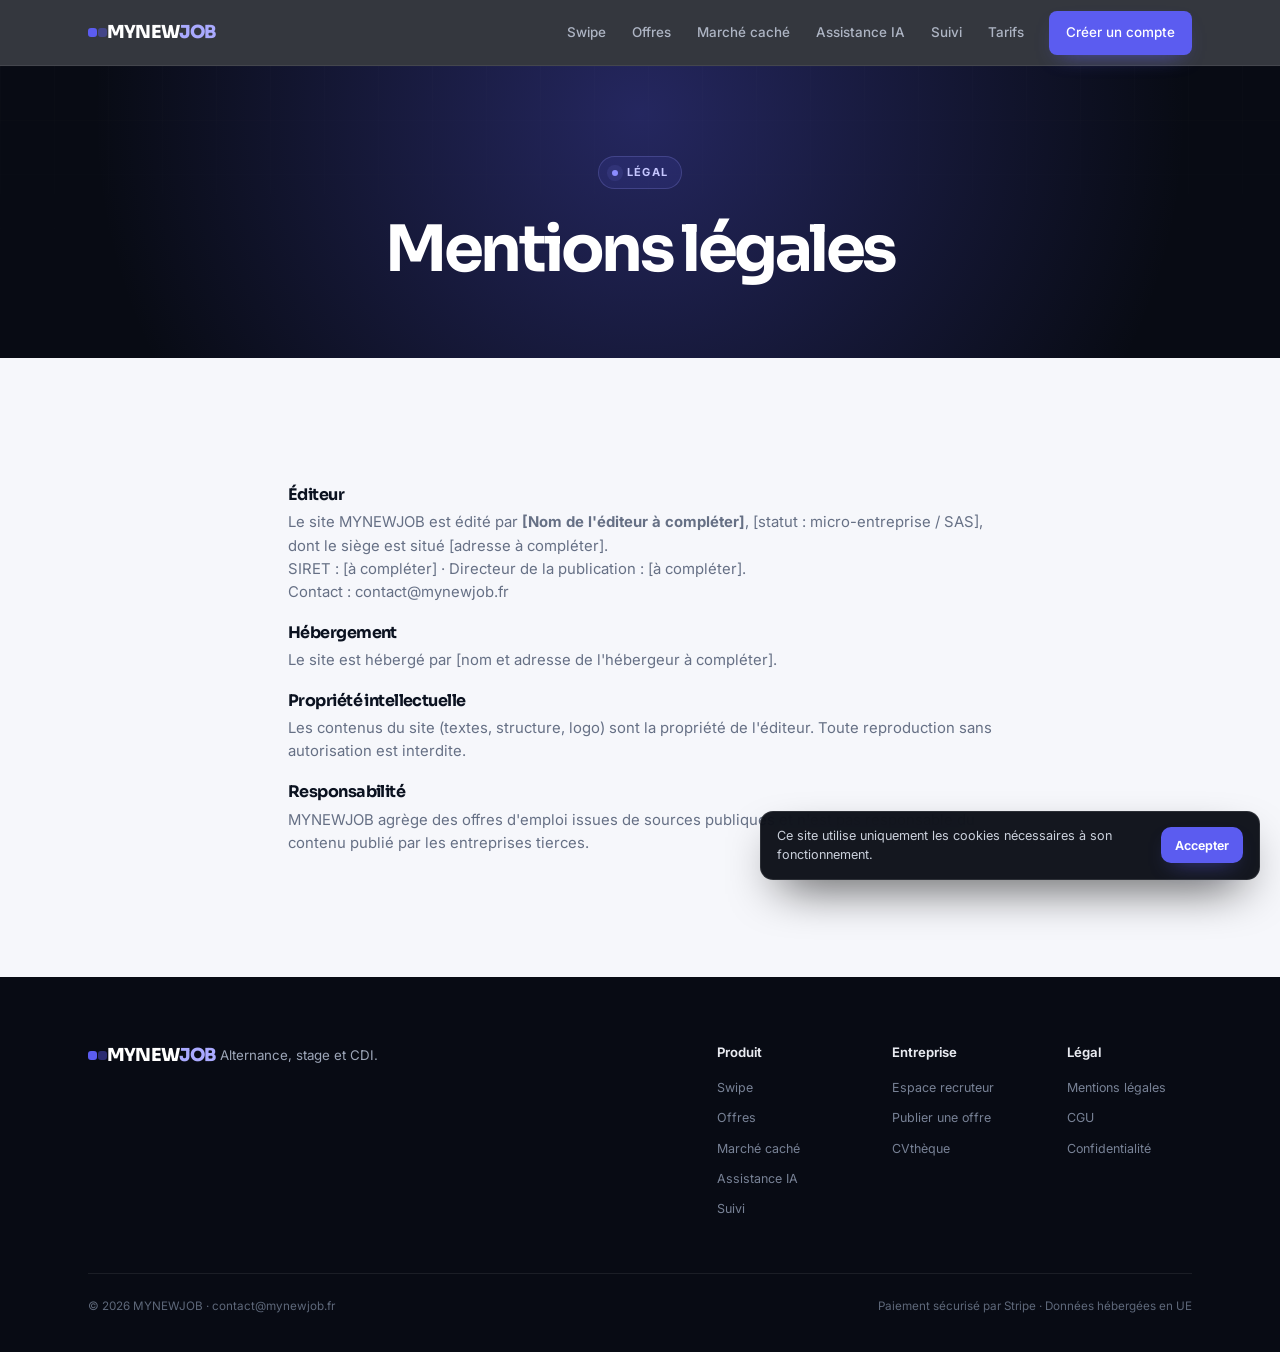
<file: mentions-legales.html>
<!DOCTYPE html>
<html lang="fr">
<head>
<meta charset="UTF-8">
<meta name="viewport" content="width=device-width, initial-scale=1.0">
<title>Mentions légales · MYNEWJOB</title>
<link rel="preconnect" href="https://fonts.googleapis.com">
<link rel="preconnect" href="https://fonts.gstatic.com" crossorigin>
<link href="https://fonts.googleapis.com/css2?family=Inter:wght@400;500;600;700&family=Sora:wght@600;700;800&display=swap" rel="stylesheet">
<link rel="stylesheet" href="style.css?v=7">
</head>
<body>

<nav>
  <div class="wrap">
    <a class="logo" href="index.html">MYNEW<span>JOB</span></a>
    <div class="links">
      <a href="swipe.html">Swipe</a>
      <a href="feed.html">Offres</a>
      <a href="marche-cache.html">Marché caché</a>
      <a href="ia.html">Assistance IA</a>
      <a href="suivi.html">Suivi</a>
      <a href="index.html#tarifs">Tarifs</a>
      <a class="btn" href="#">Créer un compte</a>
    </div>
  </div>
</nav>

<header class="pagehead wrap">
  <span class="kicker">Légal</span>
  <h1>Mentions légales</h1>
</header>

<section>
  <div class="wrap" style="max-width:760px;font-size:.93rem">
    
<h3 style="margin:20px 0 8px;font-size:1rem">Éditeur</h3>
<p style="margin-bottom:14px">Le site MYNEWJOB est édité par <strong>[Nom de l'éditeur à compléter]</strong>, [statut : micro-entreprise / SAS], dont le siège est situé [adresse à compléter].<br>
SIRET : [à compléter] · Directeur de la publication : [à compléter].<br>
Contact : contact@mynewjob.fr</p>
<h3 style="margin:20px 0 8px;font-size:1rem">Hébergement</h3>
<p style="margin-bottom:14px">Le site est hébergé par [nom et adresse de l'hébergeur à compléter].</p>
<h3 style="margin:20px 0 8px;font-size:1rem">Propriété intellectuelle</h3>
<p style="margin-bottom:14px">Les contenus du site (textes, structure, logo) sont la propriété de l'éditeur. Toute reproduction sans autorisation est interdite.</p>
<h3 style="margin:20px 0 8px;font-size:1rem">Responsabilité</h3>
<p style="margin-bottom:14px">MYNEWJOB agrège des offres d'emploi issues de sources publiques et n'est pas responsable du contenu publié par les entreprises tierces.</p>

  </div>
</section>

<footer>
  <div class="wrap">
    <div>
      <div class="logo" style="margin-bottom:8px">MYNEW<span>JOB</span></div>
      <small>Alternance, stage et CDI.</small>
    </div>
    <div class="cols">
      <div>
        <b>Produit</b>
        <a href="swipe.html">Swipe</a><br>
        <a href="feed.html">Offres</a><br>
        <a href="marche-cache.html">Marché caché</a><br>
        <a href="ia.html">Assistance IA</a><br>
        <a href="suivi.html">Suivi</a>
      </div>
      <div>
        <b>Entreprise</b>
        <small>Espace recruteur</small><br>
        <small>Publier une offre</small><br>
        <small>CVthèque</small>
      </div>
      <div>
        <b>Légal</b>
        <a href="mentions-legales.html">Mentions légales</a><br>
        <a href="cgu.html">CGU</a><br>
        <a href="confidentialite.html">Confidentialité</a>
      </div>
    </div>
    <div class="legal">
      <span>© 2026 MYNEWJOB · contact@mynewjob.fr</span>
      <span>Paiement sécurisé par Stripe · Données hébergées en UE</span>
    </div>
  </div>
</footer>

<div id="cookies">Ce site utilise uniquement les cookies nécessaires à son fonctionnement. <button class="btn" onclick="document.getElementById('cookies').style.display='none';localStorage.setItem('mnj_cookies','1')">Accepter</button></div>
<script>if(!localStorage.getItem('mnj_cookies')){document.getElementById('cookies').style.display='flex'}</script>

</body>
</html>
</file>
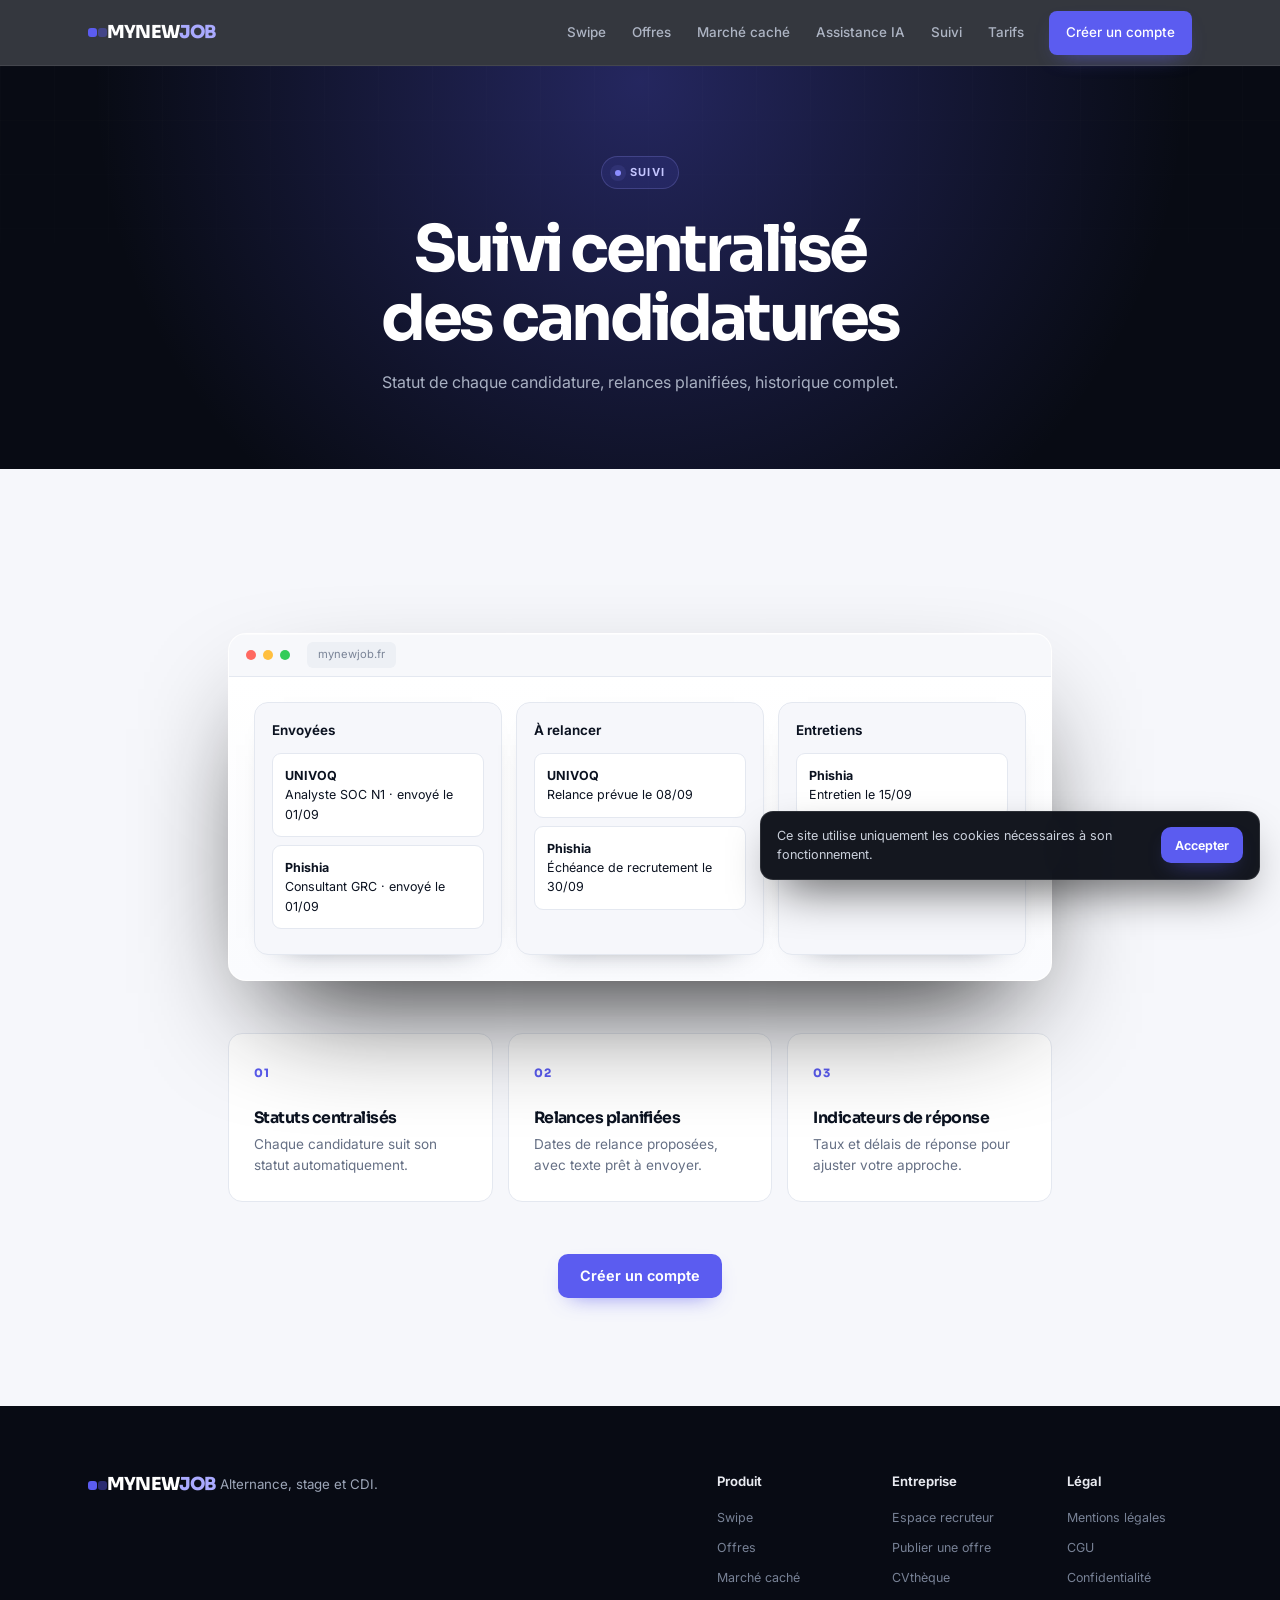
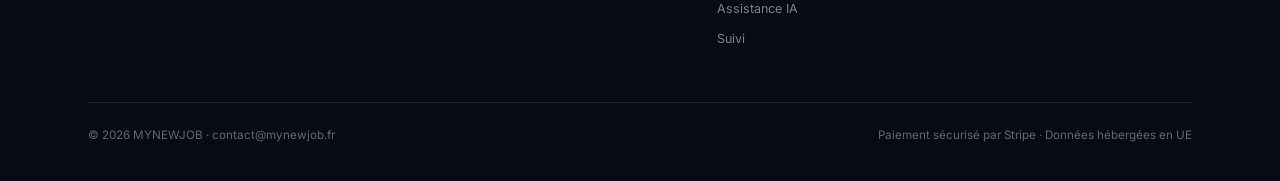
<file: suivi.html>
<!DOCTYPE html>
<html lang="fr">
<head>
<meta charset="UTF-8">
<meta name="viewport" content="width=device-width, initial-scale=1.0">
<title>Suivi des candidatures · MYNEWJOB</title>
<link rel="preconnect" href="https://fonts.googleapis.com">
<link rel="preconnect" href="https://fonts.gstatic.com" crossorigin>
<link href="https://fonts.googleapis.com/css2?family=Inter:wght@400;500;600;700&family=Sora:wght@600;700;800&display=swap" rel="stylesheet">
<link rel="stylesheet" href="style.css?v=7">
</head>
<body>

<nav>
  <div class="wrap">
    <a class="logo" href="index.html">MYNEW<span>JOB</span></a>
    <div class="links">
      <a href="swipe.html">Swipe</a>
      <a href="feed.html">Offres</a>
      <a href="marche-cache.html">Marché caché</a>
      <a href="ia.html">Assistance IA</a>
      <a href="suivi.html">Suivi</a>
      <a href="index.html#tarifs">Tarifs</a>
      <a class="btn" href="#">Créer un compte</a>
    </div>
  </div>
</nav>

<header class="pagehead wrap">
  <span class="kicker">Suivi</span>
  <h1>Suivi centralisé des candidatures</h1>
  <p>Statut de chaque candidature, relances planifiées, historique complet.</p>
</header>

<section>
  <div class="wrap feature">
    <div class="window" style="margin-top:56px">
    <div class="bar"><i></i><i></i><i></i><span>mynewjob.fr</span></div>
    <div class="body"><div class="board">
        <div class="col">
          <div>Envoyées</div>
          <div class="mini"><strong>UNIVOQ</strong><br>Analyste SOC N1 · envoyé le 01/09</div>
          <div class="mini"><strong>Phishia</strong><br>Consultant GRC · envoyé le 01/09</div>
        </div>
        <div class="col">
          <div>À relancer</div>
          <div class="mini"><strong>UNIVOQ</strong><br>Relance prévue le 08/09</div>
          <div class="mini"><strong>Phishia</strong><br>Échéance de recrutement le 30/09</div>
        </div>
        <div class="col">
          <div>Entretiens</div>
          <div class="mini"><strong>Phishia</strong><br>Entretien le 15/09</div>
        </div>
      </div>
    </div>
  </div>
    <div class="points">
      <div class="p"><div class="num">01</div><h3>Statuts centralisés</h3><p>Chaque candidature suit son statut automatiquement.</p></div>
      <div class="p"><div class="num">02</div><h3>Relances planifiées</h3><p>Dates de relance proposées, avec texte prêt à envoyer.</p></div>
      <div class="p"><div class="num">03</div><h3>Indicateurs de réponse</h3><p>Taux et délais de réponse pour ajuster votre approche.</p></div>
    </div>
    <div class="cta">
      <a class="btn" href="#">Créer un compte</a>
    </div>
  </div>
</section>

<footer>
  <div class="wrap">
    <div>
      <div class="logo" style="margin-bottom:8px">MYNEW<span>JOB</span></div>
      <small>Alternance, stage et CDI.</small>
    </div>
    <div class="cols">
      <div>
        <b>Produit</b>
        <a href="swipe.html">Swipe</a><br>
        <a href="feed.html">Offres</a><br>
        <a href="marche-cache.html">Marché caché</a><br>
        <a href="ia.html">Assistance IA</a><br>
        <a href="suivi.html">Suivi</a>
      </div>
      <div>
        <b>Entreprise</b>
        <small>Espace recruteur</small><br>
        <small>Publier une offre</small><br>
        <small>CVthèque</small>
      </div>
      <div>
        <b>Légal</b>
        <a href="mentions-legales.html">Mentions légales</a><br>
        <a href="cgu.html">CGU</a><br>
        <a href="confidentialite.html">Confidentialité</a>
      </div>
    </div>
    <div class="legal">
      <span>© 2026 MYNEWJOB · contact@mynewjob.fr</span>
      <span>Paiement sécurisé par Stripe · Données hébergées en UE</span>
    </div>
  </div>
</footer>

<div id="cookies">Ce site utilise uniquement les cookies nécessaires à son fonctionnement. <button class="btn" onclick="document.getElementById('cookies').style.display='none';localStorage.setItem('mnj_cookies','1')">Accepter</button></div>
<script>if(!localStorage.getItem('mnj_cookies')){document.getElementById('cookies').style.display='flex'}</script>

</body>
</html>
</file>
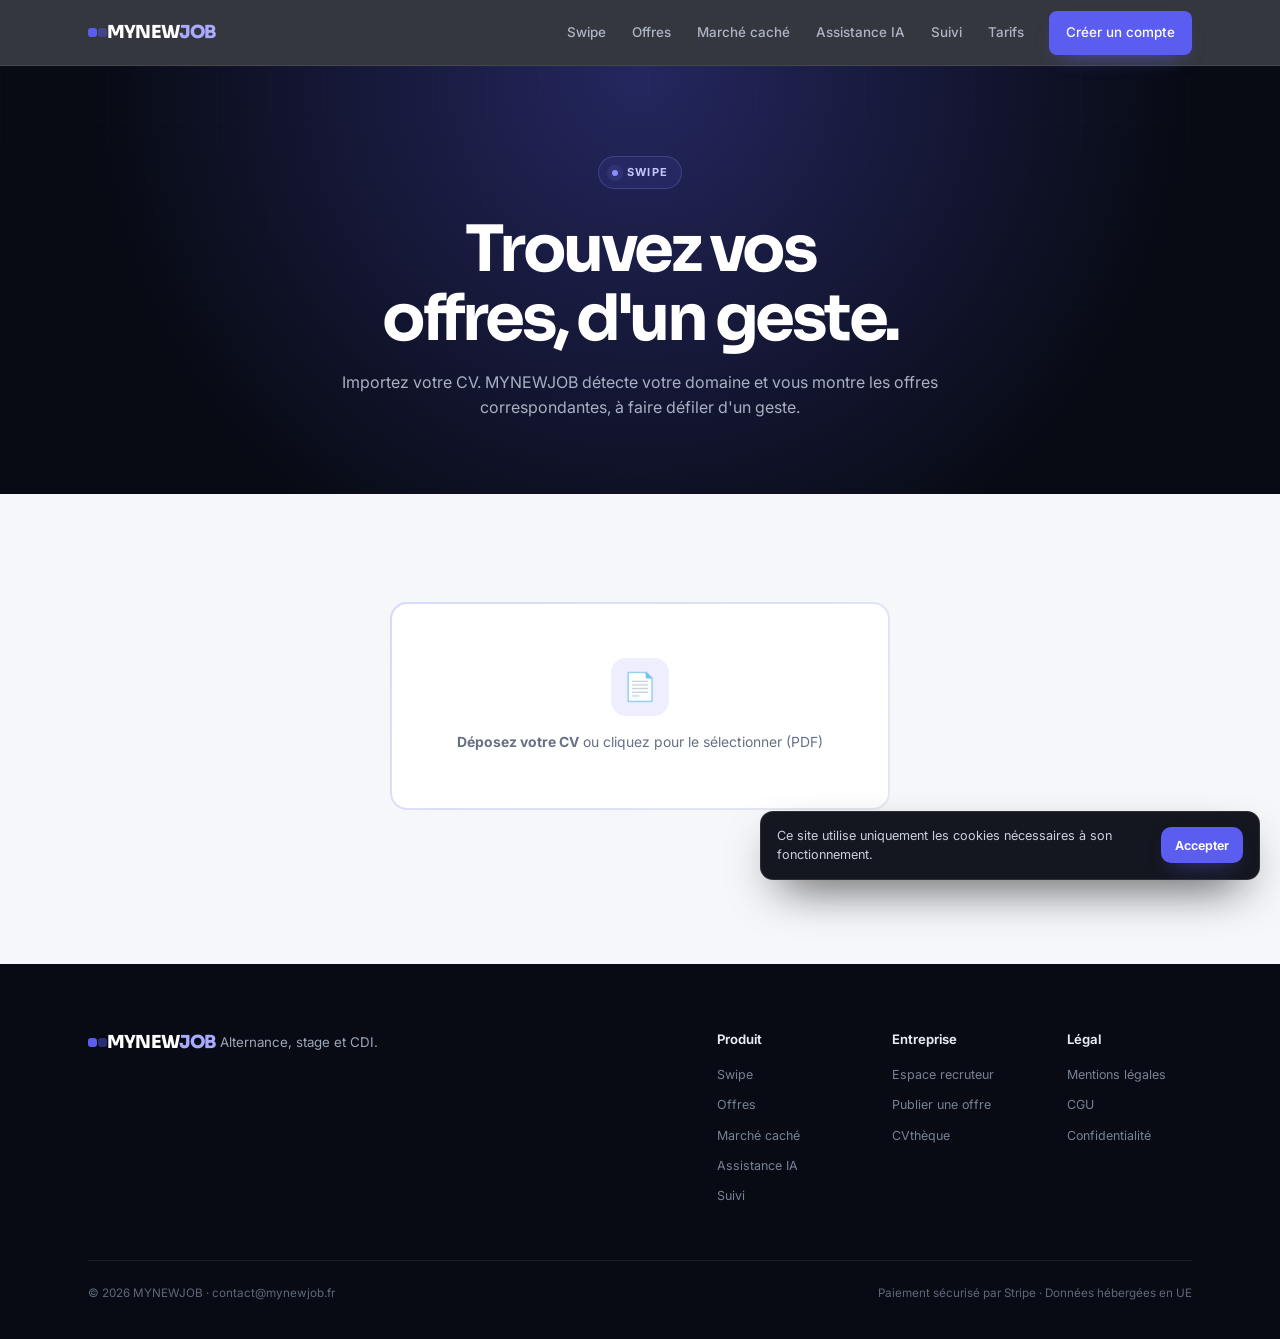
<file: swipe.html>
<!DOCTYPE html>
<html lang="fr">
<head>
<meta charset="UTF-8">
<meta name="viewport" content="width=device-width, initial-scale=1.0">
<title>Swipe · MYNEWJOB</title>
<link rel="preconnect" href="https://fonts.googleapis.com">
<link rel="preconnect" href="https://fonts.gstatic.com" crossorigin>
<link href="https://fonts.googleapis.com/css2?family=Inter:wght@400;500;600;700&family=Sora:wght@600;700;800&display=swap" rel="stylesheet">
<link rel="stylesheet" href="style.css?v=10">
</head>
<body>

<nav>
  <div class="wrap">
    <a class="logo" href="index.html">MYNEW<span>JOB</span></a>
    <div class="links">
      <a href="swipe.html">Swipe</a>
      <a href="feed.html">Offres</a>
      <a href="marche-cache.html">Marché caché</a>
      <a href="ia.html">Assistance IA</a>
      <a href="suivi.html">Suivi</a>
      <a href="index.html#tarifs">Tarifs</a>
      <a class="btn" href="#">Créer un compte</a>
    </div>
  </div>
</nav>

<header class="pagehead wrap">
  <span class="kicker">Swipe</span>
  <h1>Trouvez vos offres, d'un geste.</h1>
  <p>Importez votre CV. MYNEWJOB détecte votre domaine et vous montre les offres correspondantes, à faire défiler d'un geste.</p>
</header>

<section>
  <div class="wrap feature">

    <!-- ÉTAPE 1 : import du CV -->
    <div id="step-cv">
      <div class="swipe-intro">
        <div class="dropzone" id="dropzone">
          <div class="icon">📄</div>
          <p><strong>Déposez votre CV</strong> ou cliquez pour le sélectionner (PDF)</p>
          <input type="file" id="cvfile" accept=".pdf,application/pdf">
        </div>
      </div>
      <div class="cv-result" id="cv-result">
        <div class="domaine">Domaine détecté : <span id="cv-domaine" style="color:var(--acc)"></span></div>
        <div class="chips" id="cv-skills"></div>
        <div style="display:flex;gap:12px;max-width:480px;margin:0 auto">
          <input id="q" type="text" placeholder="Domaine ou mot-clé" style="flex:1;border:1px solid var(--line);border-radius:10px;padding:13px 16px;font-size:.95rem;outline:none">
          <button class="btn" onclick="loadFeed()">Voir mes offres</button>
        </div>
      </div>
    </div>

    <!-- ÉTAPE 2 : deck de swipe -->
    <div id="step-feed" style="display:none">
      <div class="swipe-intro" style="margin-bottom:32px">
        <p id="feed-title">Offres du domaine</p>
      </div>
      <div class="ats-card" id="ats-box" style="display:none">
        <div class="ats-score"><strong id="ats-score">0</strong><span>/100<br>Score ATS</span></div>
        <div class="ats-copy">
          <h3>Optimisez votre CV pour les ATS</h3>
          <p>Mots-clés à valider avant ajout :</p>
          <div class="ats-keywords" id="ats-missing"></div>
          <small>Cochez uniquement les compétences que vous maîtrisez. L’IA réécrit ensuite le CV sans inventer d’expérience.</small>
          <div class="ats-buttons">
            <button class="btn ghost" id="ats-copy" onclick="copyAtsKeywords()">Copier les mots-clés</button>
            <button class="btn" id="ats-generate" onclick="generateAtsCv()">Générer mon CV ATS</button>
          </div>
        </div>
      </div>
      <div class="deck" id="deck"></div>
      <div class="swipe-actions">
        <button class="act no" onclick="swipe('no')" aria-label="Refuser">✕ <span>Refuser</span></button>
        <button class="act yes" onclick="swipe('yes')" aria-label="Postuler">✓ <span>Postuler</span></button>
      </div>
      <div class="swipe-count" id="count">0 / 0</div>
      <div class="deck-end" id="deck-end">
        <h3 style="margin-bottom:12px">Vous avez parcouru toutes les offres.</h3>
        <p id="deck-summary" style="margin-bottom:24px"></p>
        <a class="btn" href="suivi.html">Voir mes candidatures</a>
      </div>
    </div>

  </div>
</section>

<footer>
  <div class="wrap">
    <div>
      <div class="logo" style="margin-bottom:8px">MYNEW<span>JOB</span></div>
      <small>Alternance, stage et CDI.</small>
    </div>
    <div class="cols">
      <div>
        <b>Produit</b>
        <a href="swipe.html">Swipe</a><br>
        <a href="feed.html">Offres</a><br>
        <a href="marche-cache.html">Marché caché</a><br>
        <a href="ia.html">Assistance IA</a><br>
        <a href="suivi.html">Suivi</a>
      </div>
      <div>
        <b>Entreprise</b>
        <small>Espace recruteur</small><br>
        <small>Publier une offre</small><br>
        <small>CVthèque</small>
      </div>
      <div>
        <b>Légal</b>
        <a href="mentions-legales.html">Mentions légales</a><br>
        <a href="cgu.html">CGU</a><br>
        <a href="confidentialite.html">Confidentialité</a>
      </div>
    </div>
    <div class="legal">
      <span>© 2026 MYNEWJOB · contact@mynewjob.fr</span>
      <span>Paiement sécurisé par Stripe · Données hébergées en UE</span>
    </div>
  </div>
</footer>

<div id="cookies">Ce site utilise uniquement les cookies nécessaires à son fonctionnement. <button class="btn" onclick="document.getElementById('cookies').style.display='none';localStorage.setItem('mnj_cookies','1')">Accepter</button></div>
<script>if(!localStorage.getItem('mnj_cookies')){document.getElementById('cookies').style.display='flex'}</script>

<script>
  var API = 'https://api-147-79-101-212.sslip.io';
  var offers = [], index = 0, followed = 0, cardEl = null, drag = null, atsKeywords = [], currentPdfB64 = '';

  // ── Import du CV ──────────────────────────────────────────────
  var dz = document.getElementById('dropzone');
  var fileInput = document.getElementById('cvfile');
  dz.addEventListener('click', function () { fileInput.click(); });
  dz.addEventListener('dragover', function (e) { e.preventDefault(); dz.classList.add('over'); });
  dz.addEventListener('dragleave', function () { dz.classList.remove('over'); });
  dz.addEventListener('drop', function (e) {
    e.preventDefault(); dz.classList.remove('over');
    if (e.dataTransfer.files.length) handleFile(e.dataTransfer.files[0]);
  });
  fileInput.addEventListener('change', function () { if (fileInput.files.length) handleFile(fileInput.files[0]); });

  function handleFile(file) {
    if (!file.name.toLowerCase().endsWith('.pdf')) { alert('Format accepté : PDF'); return; }
    if (file.size > 6 * 1024 * 1024) { alert('Le CV doit faire moins de 6 Mo.'); return; }
    var label = dz.querySelector('p');
    var original = label.innerHTML;
    label.textContent = 'Analyse du CV en cours…';
    dz.style.pointerEvents = 'none';
    var r = new FileReader();
    r.onload = function () {
      var b64 = r.result.split(',')[1];
      currentPdfB64 = b64;
      fetch(API + '/api/parse-cv', {
        method: 'POST', headers: { 'Content-Type': 'application/json' },
        body: JSON.stringify({ pdf: b64 })
      }).then(function (res) {
        if (!res.ok) throw new Error('Erreur API ' + res.status);
        return res.json();
      }).then(function (d) {
        if (d.error) throw new Error(d.error);
        dz.style.display = 'none';
        var box = document.getElementById('cv-result');
        box.style.display = 'block';
        document.getElementById('cv-domaine').textContent = d.domaine;
        var chips = document.getElementById('cv-skills');
        chips.innerHTML = '';
        (d.competences || []).slice(0, 10).forEach(function (s) {
          var sp = document.createElement('span'); sp.textContent = s; chips.appendChild(sp);
        });
        document.getElementById('q').value = d.domaine;
        var ats = d.ats || {};
        atsKeywords = ats.mots_cles_a_valider || [];
        document.getElementById('ats-score').textContent = ats.score || 0;
        var missing = document.getElementById('ats-missing');
        missing.innerHTML = '';
        atsKeywords.forEach(function (keyword) {
          var label = document.createElement('label');
          label.innerHTML = '<input type="checkbox" value="' + esc(keyword) + '"> <span>' + esc(keyword) + '</span>';
          missing.appendChild(label);
        });
        if (!atsKeywords.length) missing.textContent = 'Aucun mot-clé prioritaire.';
        document.getElementById('ats-box').style.display = 'flex';
        loadFeed();
      }).catch(function (err) {
        alert('Analyse du CV impossible : ' + err.message);
        label.innerHTML = original;
        dz.style.pointerEvents = '';
      });
    };
    r.onerror = function () {
      alert('Lecture du fichier impossible.');
      label.innerHTML = original;
      dz.style.pointerEvents = '';
    };
    r.readAsDataURL(file);
  }

  function copyAtsKeywords() {
    var text = atsKeywords.join(', ');
    if (!text) return;
    navigator.clipboard.writeText(text).then(function () {
      var btn = document.getElementById('ats-copy');
      btn.textContent = 'Mots-clés copiés';
      setTimeout(function () { btn.textContent = 'Copier les mots-clés'; }, 1800);
    });
  }

  function generateAtsCv() {
    if (!currentPdfB64) return;
    var selected = Array.from(document.querySelectorAll('#ats-missing input:checked')).map(function (el) { return el.value; });
    if (!selected.length && atsKeywords.length) {
      alert('Cochez les mots-clés correspondant réellement à votre expérience.');
      return;
    }
    var btn = document.getElementById('ats-generate');
    btn.disabled = true; btn.textContent = 'Réécriture en cours…';
    fetch(API + '/api/rewrite-cv', {
      method: 'POST', headers: { 'Content-Type': 'application/json' },
      body: JSON.stringify({ pdf: currentPdfB64, keywords: selected, target: document.getElementById('q').value })
    }).then(function (res) {
      if (!res.ok) throw new Error('Erreur API ' + res.status);
      return res.json();
    }).then(function (d) {
      if (d.error) throw new Error(d.error);
      var bytes = Uint8Array.from(atob(d.pdf), function (c) { return c.charCodeAt(0); });
      var url = URL.createObjectURL(new Blob([bytes], { type: 'application/pdf' }));
      var link = document.createElement('a');
      link.href = url; link.download = d.filename || 'CV_optimise_ATS.pdf'; link.click();
      setTimeout(function () { URL.revokeObjectURL(url); }, 1500);
      btn.textContent = 'CV ATS téléchargé';
    }).catch(function (err) {
      alert('Réécriture impossible : ' + err.message);
      btn.disabled = false; btn.textContent = 'Générer mon CV ATS';
    });
  }

  // ── Feed par domaine ──────────────────────────────────────────
  function loadFeed() {
    var q = document.getElementById('q').value.trim();
    if (!q) { alert('Entrez un domaine ou mot-clé'); return; }
    document.getElementById('step-cv').style.display = 'none';
    document.getElementById('step-feed').style.display = 'block';
    document.getElementById('deck-end').style.display = 'none';
    fetch(API + '/api/feed?q=' + encodeURIComponent(q))
      .then(function (r) {
        if (!r.ok) throw new Error('Erreur API ' + r.status);
        return r.json();
      })
      .then(function (d) {
        offers = d.offres || []; index = 0; followed = 0;
        document.getElementById('feed-title').textContent = 'Offres · ' + d.domaine + ' · ' + offers.length;
        buildDeck();
      })
      .catch(function (err) {
        document.getElementById('step-feed').style.display = 'none';
        document.getElementById('step-cv').style.display = 'block';
        alert('Recherche indisponible : ' + err.message);
      });
  }

  // ── Deck Tinder ───────────────────────────────────────────────
  function buildDeck() {
    var deck = document.getElementById('deck');
    deck.innerHTML = '';
    document.getElementById('count').textContent = '0 / ' + offers.length;
    if (!offers.length) {
      deck.innerHTML = '<p style="text-align:center;color:var(--muted);padding-top:140px">Aucune offre pour ce domaine.</p>';
      return;
    }
    offers.forEach(function (o, i) { deck.appendChild(makeCard(o, i)); });
    attachDrag();
    renderTop();
  }
  function makeCard(o, i) {
    var c = document.createElement('div');
    c.className = 'card';
    c.dataset.i = i;
    c.style.zIndex = offers.length - i;
    if (i < offers.length - 1) c.style.transform = 'scale(' + (1 - (offers.length - 1 - i) * 0.02) + ') translateY(' + (offers.length - 1 - i) * 8 + 'px)';
    c.innerHTML =
      '<span class="badge no">REFUSER</span><span class="badge yes">POSTULER</span>' +
      '<div class="head"><span class="tag">' + esc(o.company || '') + '</span>' +
      '<span class="pct-big">' + o.score + '%</span></div>' +
      '<h3>' + esc(o.title) + '</h3>' +
      '<div class="meta">' + esc(o.city || '') + '</div>' +
      '<div class="skills">' + esc((o.text || '').slice(0, 160)) + '…</div>';
    return c;
  }
  function renderTop() {
    var cards = document.querySelectorAll('.card');
    if (index >= offers.length) { endDeck(); return; }
    document.getElementById('count').textContent = (index + 1) + ' / ' + offers.length;
    attachDrag();
  }
  function attachDrag() {
    var top = document.querySelector('.card[data-i="' + index + '"]');
    if (!top) return;
    cardEl = top;
    top.addEventListener('pointerdown', onDown);
  }
  function onDown(e) {
    drag = { x: e.clientX, y: e.clientY, dx: 0, dy: 0 };
    cardEl.classList.add('dragging');
    cardEl.setPointerCapture(e.pointerId);
  }
  document.addEventListener('pointermove', function (e) {
    if (!drag || !cardEl) return;
    drag.dx = e.clientX - drag.x; drag.dy = e.clientY - drag.y;
    cardEl.style.transform = 'translate(' + drag.dx + 'px,' + drag.dy + 'px) rotate(' + (drag.dx / 18) + 'deg)';
    cardEl.querySelector('.badge.no').style.display = drag.dx < -30 ? 'block' : 'none';
    cardEl.querySelector('.badge.yes').style.display = drag.dx > 30 ? 'block' : 'none';
  });
  document.addEventListener('pointerup', function () {
    if (!drag || !cardEl) return;
    var dx = drag.dx;
    drag = null;
    cardEl.classList.remove('dragging');
    if (Math.abs(dx) > 90) { swipeOut(dx < 0 ? 'no' : 'yes'); }
    else { cardEl.style.transform = ''; cardEl.querySelector('.badge.no').style.display = 'none'; cardEl.querySelector('.badge.yes').style.display = 'none'; }
  });

  function swipe(dir) {
    if (!cardEl || index >= offers.length) return;
    swipeOut(dir);
  }
  function swipeOut(dir) {
    var el = cardEl;
    if (dir === 'yes') followed++;
    el.classList.add(dir === 'yes' ? 'fly-right' : 'fly-left');
    el.style.pointerEvents = 'none';
    setTimeout(function () { el.style.display = 'none'; }, 400);
    index++;
    setTimeout(renderTop, 380);
  }
  function endDeck() {
    document.getElementById('count').textContent = '';
    document.getElementById('deck').innerHTML = '';
    document.getElementById('deck-end').style.display = 'block';
    document.getElementById('deck-summary').textContent = followed + ' offre(s) à postuler sur ' + offers.length + '. ' +
      (followed ? 'Elles apparaissent dans vos candidatures.' : 'Vous avez refusé toutes les offres.');
  }
  function esc(t) { var d = document.createElement('div'); d.textContent = t || ''; return d.innerHTML; }
</script>

</body>
</html>
</file>
<file: style.css>
/* MYNEWJOB — design system v3, premium product UI */
:root {
  --bg:#ffffff;
  --surface:#f6f7fb;
  --surface-2:#eef1f7;
  --ink:#0b1220;
  --muted:#667085;
  --line:#e4e8f0;
  --acc:#5b5cf0;
  --acc-dark:#4748d4;
  --acc-soft:#eeeeff;
  --green:#07875e;
  --red:#d23f57;
  --dark:#080b14;
  --dark-2:#111625;
  --dark-muted:#a8b0c2;
  --radius:18px;
  --radius-sm:12px;
  --shadow:0 26px 70px -34px rgba(15,23,42,.34),0 12px 28px -20px rgba(15,23,42,.22);
  --font-display:'Sora',system-ui,sans-serif;
  --font-body:'Inter',system-ui,-apple-system,'Segoe UI',sans-serif;
}
*{margin:0;padding:0;box-sizing:border-box}
html{scroll-behavior:smooth;overflow-x:hidden}
body{font-family:var(--font-body);color:var(--ink);line-height:1.55;background:var(--bg);overflow-x:hidden;-webkit-font-smoothing:antialiased}
::selection{background:#c7c8ff;color:#0b1220}
h1,h2,h3,h4{font-family:var(--font-display);line-height:1.08;letter-spacing:-.035em}
a{color:var(--acc);text-decoration:none}
p{color:var(--muted)}
button,input{font:inherit}
.wrap{width:min(1160px,100%);margin:0 auto;padding-left:28px;padding-right:28px}

/* Navigation */
nav{position:sticky;top:0;z-index:80;height:66px;background:rgba(8,11,20,.82);border-bottom:1px solid rgba(255,255,255,.08);backdrop-filter:saturate(160%) blur(18px);-webkit-backdrop-filter:saturate(160%) blur(18px)}
nav .wrap{height:100%;display:flex;align-items:center;justify-content:space-between}
.logo{display:inline-flex;align-items:center;font-family:var(--font-display);font-weight:800;font-size:1.12rem;color:#fff;letter-spacing:-.045em}
.logo::before{content:'';width:9px;height:9px;margin-right:10px;border-radius:3px;background:var(--acc);box-shadow:10px 0 0 rgba(91,92,240,.42)}
.logo span{color:#aaaaff}
nav .links{display:flex;align-items:center;gap:4px}
nav .links a{margin:0;padding:9px 11px;color:#aeb5c4;font-size:.84rem;font-weight:500;border-radius:8px;transition:color .18s,background .18s}
nav .links a:hover{color:#fff;background:rgba(255,255,255,.07)}
nav .links .btn{margin-left:10px;padding:10px 17px;color:#fff;background:var(--acc)}

/* Buttons */
.btn{display:inline-flex;min-height:44px;align-items:center;justify-content:center;background:var(--acc);color:#fff;font-weight:650;font-size:.9rem;padding:11px 22px;border:0;border-radius:10px;box-shadow:0 9px 22px -12px rgba(91,92,240,.8);transition:transform .18s,background .18s,box-shadow .18s;cursor:pointer}
.btn:hover{background:var(--acc-dark);transform:translateY(-2px);box-shadow:0 15px 28px -14px rgba(91,92,240,.85)}
.btn:focus-visible,a:focus-visible,button:focus-visible,input:focus-visible,summary:focus-visible{outline:3px solid rgba(91,92,240,.33);outline-offset:3px}
.btn.ghost{background:transparent;color:var(--ink);border:1px solid var(--line);box-shadow:none}
.btn.ghost:hover{background:var(--surface);border-color:#d6dbe6}

/* Hero */
.hero,.pagehead{width:100%;max-width:none;position:relative;isolation:isolate;background:var(--dark);overflow:hidden}
.hero::before,.pagehead::before{content:'';position:absolute;z-index:-2;inset:-30% -10% auto;height:680px;background:radial-gradient(circle at 50% 20%,rgba(91,92,240,.34),transparent 58%)}
.hero::after,.pagehead::after{content:'';position:absolute;z-index:-1;inset:0;opacity:.3;background-image:linear-gradient(rgba(255,255,255,.035) 1px,transparent 1px),linear-gradient(90deg,rgba(255,255,255,.035) 1px,transparent 1px);background-size:54px 54px;mask-image:linear-gradient(to bottom,#000,transparent 72%)}
.hero{text-align:center;padding-top:112px;padding-bottom:96px;padding-left:max(24px,calc((100vw - 1160px)/2));padding-right:max(24px,calc((100vw - 1160px)/2))}
.hero .kicker,.pagehead .kicker{display:inline-flex;align-items:center;gap:9px;margin-bottom:26px;padding:7px 13px;color:#c5c6ff;background:rgba(91,92,240,.11);border:1px solid rgba(160,161,255,.22);border-radius:999px;font-size:.69rem;font-weight:700;letter-spacing:.115em;text-transform:uppercase}
.hero .kicker::before,.pagehead .kicker::before{content:'';width:6px;height:6px;border-radius:50%;background:#8c8dff;box-shadow:0 0 0 5px rgba(140,141,255,.1)}
.hero h1{max-width:930px;margin:0 auto;color:#fff;font-size:clamp(2.65rem,6.1vw,5.2rem);line-height:1.01;letter-spacing:-.062em;text-wrap:balance}
.hero h1 em{font-style:normal;color:#aaaaff}
.hero>p{max-width:650px;margin:27px auto 34px;color:var(--dark-muted);font-size:clamp(1rem,1.6vw,1.16rem);letter-spacing:-.012em}
.hero .ctas{display:flex;justify-content:center;gap:12px}
.hero .ctas .btn{margin:0}
.hero .ctas .btn.ghost{color:#f1f2f7;border-color:rgba(255,255,255,.18);background:rgba(255,255,255,.035)}
.hero .ctas .btn.ghost:hover{background:rgba(255,255,255,.09)}

/* Product window */
.window{position:relative;max-width:960px;margin:70px auto 0;text-align:left;background:#fff;border:1px solid rgba(255,255,255,.13);border-radius:18px;overflow:hidden;box-shadow:0 54px 120px -42px rgba(0,0,0,.92),0 0 0 1px rgba(255,255,255,.05)}
.window::after{content:'';position:absolute;inset:0;pointer-events:none;box-shadow:inset 0 1px rgba(255,255,255,.65)}
.window .bar{display:flex;align-items:center;gap:7px;height:43px;padding:0 17px;background:#f7f8fb;border-bottom:1px solid var(--line)}
.window .bar i{width:10px;height:10px;border-radius:50%;display:block}
.window .bar i:nth-child(1){background:#ff6961}.window .bar i:nth-child(2){background:#ffbf3f}.window .bar i:nth-child(3){background:#32cc58}
.window .bar span{margin-left:10px;padding:4px 11px;border-radius:6px;background:#edf0f5;color:#7a8497;font-size:.7rem}
.window .body{padding:25px;background:linear-gradient(180deg,#fff,#fafbfe)}
.preview-label{display:flex;align-items:center;justify-content:space-between;margin:22px 2px 12px;color:#7b8496;font-size:.76rem}
.preview-label strong{color:#253047;font-size:.82rem}
.preview-jobs{display:grid;grid-template-columns:1.1fr .9fr;gap:12px}
.preview-job{position:relative;padding:18px;background:#fff;border:1px solid var(--line);border-radius:12px;box-shadow:0 10px 25px -24px #101828}
.preview-job.featured{border-color:#cfd0ff;background:linear-gradient(135deg,#fff 55%,#f0f0ff)}
.preview-job .match{position:absolute;right:15px;top:15px;color:var(--acc);font-family:var(--font-display);font-size:1.12rem;font-weight:700}
.preview-job small{display:block;margin-bottom:9px;color:#737d90;font-size:.68rem;text-transform:uppercase;letter-spacing:.08em}
.preview-job h4{max-width:78%;font-size:.94rem;line-height:1.25;letter-spacing:-.025em}
.preview-job p{margin-top:7px;font-size:.75rem}

/* Search */
.searchbar{display:grid;grid-template-columns:minmax(0,1fr) minmax(150px,.42fr) auto;background:#fff;border:1px solid #dfe4ee;border-radius:11px;box-shadow:0 8px 25px -22px #101828;overflow:hidden;transition:border-color .18s,box-shadow .18s}
.searchbar:focus-within{border-color:#a7a8ff;box-shadow:0 0 0 4px rgba(91,92,240,.1)}
.searchbar input{min-width:0;border:0;padding:15px 17px;background:transparent;color:var(--ink);outline:none;font-size:.9rem}
.searchbar input::placeholder{color:#99a1b1}
.searchbar input:last-of-type{border-left:1px solid var(--line)}
.searchbar button{border:0;margin:5px;padding:0 20px;border-radius:8px;background:var(--acc);color:#fff;font-weight:650;cursor:pointer;transition:background .18s}
.searchbar button:hover{background:var(--acc-dark)}

/* Job cards */
.jobcard{position:relative;margin-bottom:12px;padding:19px;background:#fff;border:1px solid var(--line);border-radius:13px;box-shadow:0 8px 25px -24px #101828;transition:transform .18s,border-color .18s,box-shadow .18s}
.jobcard:hover{transform:translateY(-2px);border-color:#d3d5df;box-shadow:var(--shadow)}
.jobcard .row{display:flex;justify-content:space-between;align-items:center}
.jobcard .tag,.card .tag{display:inline-flex;padding:4px 9px;border-radius:6px;background:var(--acc-soft);color:var(--acc-dark);font-size:.68rem;font-weight:700}
.jobcard .pct{font-family:var(--font-display);font-size:1.05rem;font-weight:700;color:var(--acc)}
.jobcard h4{margin:11px 0 3px;font-size:1rem;overflow-wrap:break-word}
.jobcard .meta{margin-bottom:9px;color:var(--muted);font-size:.8rem}
.jobcard p{font-size:.84rem}
.jobcard .actions{display:flex;gap:8px;margin-top:13px}
.jobcard .actions span{flex:1;padding:9px;text-align:center;border-radius:8px;font-size:.82rem;font-weight:650;cursor:pointer}
.jobcard .actions .no{background:#fff1f3;color:var(--red)}
.jobcard .actions .yes{background:#ecfdf5;color:var(--green)}

/* Sections */
section{padding:108px 0;background:var(--surface)}
section.alt{background:var(--surface)}
.sec-head{max-width:660px;margin:0 auto 56px;text-align:center}
.sec-head .kicker{display:block;margin-bottom:13px;color:var(--acc);font-size:.68rem;font-weight:750;letter-spacing:.13em;text-transform:uppercase}
.sec-head h2{margin-bottom:13px;font-size:clamp(2rem,4vw,3.05rem);letter-spacing:-.052em;text-wrap:balance}
.sec-head p{font-size:1rem}
.stats{display:grid;grid-template-columns:repeat(4,1fr);gap:1px;padding:10px;background:var(--surface);border:1px solid var(--line);border-radius:18px}
.stats .t{padding:28px 18px;text-align:center;background:#fff}
.stats .t:first-child{border-radius:10px 0 0 10px}.stats .t:last-child{border-radius:0 10px 10px 0}
.stats .t strong{display:block;color:var(--ink);font-family:var(--font-display);font-size:clamp(1.7rem,3vw,2.35rem);font-weight:700;letter-spacing:-.055em;font-variant-numeric:tabular-nums}
.stats .t span{color:var(--muted);font-size:.79rem}
.steps{display:grid;grid-template-columns:repeat(3,1fr);gap:16px}
.step{position:relative;min-height:220px;padding:31px;background:#fff;border:1px solid var(--line);border-radius:16px;transition:transform .18s,background .18s,border-color .18s}
.step:hover{transform:translateY(-4px);background:#fff;border-color:var(--line);box-shadow:var(--shadow)}
.step .num,.feature .points .num{display:inline-flex;margin-bottom:43px;color:var(--acc);font-family:var(--font-display);font-size:.72rem;font-weight:750;letter-spacing:.09em}
.step h3{margin-bottom:10px;font-size:1.08rem}
.step p{font-size:.89rem}
.step p a{font-weight:650}

/* Pricing */
.plans{display:grid;grid-template-columns:repeat(3,1fr);gap:16px;align-items:stretch}
.plan{position:relative;display:flex;flex-direction:column;padding:31px;background:#fff;border:1px solid var(--line);border-radius:16px;transition:transform .18s,box-shadow .18s}
.plan:hover{transform:translateY(-4px);box-shadow:var(--shadow)}
.plan.pop{z-index:1;color:#fff;background:var(--dark-2);border-color:var(--dark-2);box-shadow:0 28px 60px -32px rgba(8,11,20,.7)}
.plan.pop .sub,.plan.pop li{color:#b8c0d0}.plan.pop .price{color:#fff}.plan.pop li::before{color:#9293ff}
.plan .rec{position:absolute;top:16px;right:16px;padding:4px 9px;border-radius:6px;background:rgba(143,144,255,.15);color:#bebfff;font-size:.65rem;font-weight:700}
.plan h3{font-size:1rem}
.plan .price{margin:18px 0 4px;font-family:var(--font-display);font-size:2.45rem;font-weight:700;letter-spacing:-.06em;font-variant-numeric:tabular-nums}
.plan .price small{font-family:var(--font-body);font-size:.75rem;font-weight:400;letter-spacing:0;color:var(--muted)}
.plan .sub{margin-bottom:22px;color:var(--muted);font-size:.78rem}
.plan ul{flex:1;margin-bottom:25px;list-style:none}
.plan li{padding:6px 0;color:#394357;font-size:.84rem}
.plan li::before{content:'✓';display:inline-block;width:19px;color:var(--green);font-weight:800}
.plan .btn{text-align:center}
.trust{display:grid;grid-template-columns:repeat(4,1fr);gap:18px;margin-top:47px;text-align:center}
.trust .t strong{display:block;margin-bottom:3px;font-size:.85rem}.trust .t span{color:var(--muted);font-size:.77rem}

/* FAQ */
.faq{max-width:760px;margin:0 auto}
.faq details{margin-bottom:9px;padding:0 20px;background:#fff;border:1px solid var(--line);border-radius:12px;transition:border-color .18s,background .18s}
.faq details[open]{background:var(--surface);border-color:#d6dbe6}
.faq summary{padding:19px 30px 19px 0;font-size:.9rem;font-weight:650;cursor:pointer;list-style:none;position:relative}
.faq summary::-webkit-details-marker{display:none}
.faq summary::after{content:'+';position:absolute;right:0;top:13px;color:var(--muted);font-family:var(--font-display);font-size:1.4rem;font-weight:400}
.faq details[open] summary::after{content:'−'}
.faq p{padding:0 0 18px;font-size:.87rem}

/* Internal pages */
.pagehead{padding:90px max(24px,calc((100vw - 1160px)/2)) 74px;text-align:center}
.pagehead h1{max-width:820px;margin:0 auto;color:#fff;font-size:clamp(2.35rem,5vw,4rem);letter-spacing:-.055em;text-wrap:balance}
.pagehead p{max-width:600px;margin:17px auto 0;color:var(--dark-muted);font-size:1rem}
.feature{max-width:880px;margin:0 auto}
.feature .points{display:grid;grid-template-columns:repeat(3,1fr);gap:15px;margin-top:52px}
.feature .points .p{padding:25px;background:#fff;border:1px solid var(--line);border-radius:14px}
.feature .points .num{margin-bottom:27px}
.feature .points h3{margin-bottom:7px;font-size:.98rem}.feature .points p{font-size:.85rem}
.feature .cta{margin-top:52px;text-align:center}

/* Demo components */
.contactcard,.letter,.board .col{background:#fff;border:1px solid var(--line);border-radius:14px;box-shadow:0 13px 32px -30px #101828}
.contactcard{padding:23px}.contactcard .company{font-family:var(--font-display);font-size:1.02rem;font-weight:700}
.contactcard .recrute{display:inline-block;margin:7px 0 14px;padding:4px 9px;border-radius:6px;background:#ecfdf5;color:var(--green);font-size:.68rem;font-weight:700}
.contactcard .person{display:flex;align-items:center;gap:11px;margin-bottom:10px}.contactcard .avatar{display:flex;width:38px;height:38px;align-items:center;justify-content:center;border-radius:10px;background:var(--acc-soft);color:var(--acc);font-weight:750}
.contactcard .mail{overflow-wrap:anywhere;color:var(--muted);font-family:ui-monospace,monospace;font-size:.78rem}.contactcard .sent{margin-top:14px;padding:10px;text-align:center;border-radius:8px;background:#ecfdf5;color:var(--green);font-size:.8rem;font-weight:650}
.letter{padding:28px;font-family:Georgia,serif}.letter h4{margin-bottom:13px;color:var(--muted);font-family:var(--font-body);font-size:.68rem;letter-spacing:.08em;text-transform:uppercase}.letter p{margin-bottom:10px;color:var(--ink);font-size:.9rem}.letter .pdf{margin-top:14px;color:var(--green);font-size:.78rem;font-weight:650}
.board{display:grid;grid-template-columns:repeat(3,1fr);gap:14px}.board .col{padding:17px;background:var(--surface)}.board .col>div:first-child{margin-bottom:12px;font-size:.84rem;font-weight:650}.board .mini{margin-bottom:8px;padding:12px;background:#fff;border:1px solid var(--line);border-radius:9px;font-size:.78rem}

/* Swipe */
.swipe-intro{max-width:590px;margin:0 auto 46px;text-align:center}
.dropzone{position:relative;max-width:500px;margin:0 auto;padding:54px 26px;text-align:center;background:linear-gradient(#fff,#fff) padding-box,linear-gradient(135deg,#d8d9ff,#e4e8f0) border-box;border:2px dashed transparent;border-radius:17px;cursor:pointer;transition:transform .18s,box-shadow .18s}
.dropzone:hover,.dropzone.over{transform:translateY(-3px);box-shadow:var(--shadow)}
.dropzone .icon{display:grid;width:58px;height:58px;margin:0 auto 16px;place-items:center;border-radius:15px;background:var(--acc-soft);font-size:1.7rem}.dropzone p{font-size:.87rem}.dropzone input{display:none}
.cv-result{display:none;max-width:600px;margin:28px auto 0}.cv-result .domaine{margin-bottom:12px;font-size:1.05rem;font-weight:650}.chips{display:flex;flex-wrap:wrap;gap:7px;margin-bottom:20px}.chips span{padding:5px 10px;border-radius:6px;background:var(--acc-soft);color:var(--acc-dark);font-size:.74rem;font-weight:650}
.deck{position:relative;height:420px;max-width:430px;margin:0 auto;perspective:1000px}
.card{position:absolute;inset:0;padding:29px;background:linear-gradient(145deg,#fff,#fafbff);border:1px solid var(--line);border-radius:20px;box-shadow:0 34px 75px -32px rgba(15,23,42,.45);touch-action:none;user-select:none;cursor:grab;transition:transform .35s ease,opacity .35s ease}
.card.dragging{cursor:grabbing;transition:none}.card .head{display:flex;justify-content:space-between;align-items:flex-start}.card .pct-big{color:var(--acc);font-family:var(--font-display);font-size:1.85rem;font-weight:700;letter-spacing:-.055em}.card h3{margin:24px 0 7px;font-size:1.35rem}.card .meta{margin-bottom:18px;color:var(--muted);font-size:.84rem}.card .skills{color:var(--muted);font-size:.88rem}
.badge{position:absolute;z-index:3;top:25px;left:25px;display:none;padding:5px 13px;border-radius:8px;font-size:1.35rem;font-weight:800}.badge.no{color:var(--red);border:3px solid var(--red);transform:rotate(-12deg)}.badge.yes{right:25px;left:auto;color:var(--green);border:3px solid var(--green);transform:rotate(12deg)}
.card.fly-right{transform:translate(130%,20px) rotate(18deg)!important;opacity:0}.card.fly-left{transform:translate(-130%,20px) rotate(-18deg)!important;opacity:0}
.swipe-actions{display:flex;justify-content:center;gap:14px;margin-top:28px}.swipe-actions .act{display:flex;min-width:132px;height:52px;padding:0 20px;gap:9px;align-items:center;justify-content:center;background:#fff;border:1px solid var(--line);border-radius:999px;box-shadow:0 11px 26px -18px #101828;font-size:1.05rem;font-weight:700;cursor:pointer;transition:transform .18s,border-color .18s,box-shadow .18s}.swipe-actions .act span{font-size:.84rem}.swipe-actions .act:hover{transform:translateY(-3px) scale(1.03);box-shadow:var(--shadow)}.swipe-actions .act.no{color:var(--red)}.swipe-actions .act.yes{color:var(--green)}.swipe-actions .act.no:hover{border-color:var(--red)}.swipe-actions .act.yes:hover{border-color:var(--green)}
.swipe-count{margin-top:15px;text-align:center;color:var(--muted);font-size:.79rem}.deck-end{display:none;padding:48px 0;text-align:center}
.ats-card{display:flex;max-width:760px;margin:-8px auto 34px;padding:22px;gap:22px;align-items:flex-start;background:#fff;border:1px solid var(--line);border-radius:16px;box-shadow:var(--shadow)}.ats-score{display:flex;min-width:118px;align-items:center;gap:7px;color:var(--muted);font-size:.72rem;line-height:1.35}.ats-score strong{color:var(--acc);font-family:var(--font-display);font-size:2.35rem;letter-spacing:-.06em}.ats-copy{flex:1}.ats-copy h3{margin-bottom:7px;font-size:1rem}.ats-copy p{color:var(--text);font-size:.85rem}.ats-copy small{display:block;margin:9px 0 13px;color:var(--muted);font-size:.73rem}.ats-keywords{display:flex;flex-wrap:wrap;gap:7px;margin-top:8px}.ats-keywords label{display:flex;align-items:center;gap:5px;padding:6px 9px;background:var(--surface);border:1px solid var(--line);border-radius:8px;color:var(--text);font-size:.75rem;cursor:pointer}.ats-keywords input{accent-color:var(--acc)}.ats-buttons{display:flex;flex-wrap:wrap;gap:8px}.ats-copy .btn{padding:9px 14px;font-size:.78rem}

/* Footer */
footer{padding:65px 0 37px;background:var(--dark);color:#9da6b8}
footer .wrap{display:flex;align-items:flex-start;justify-content:space-between;gap:35px;flex-wrap:wrap}
footer .cols{display:grid;grid-template-columns:repeat(3,minmax(125px,1fr));gap:50px}
footer .cols b{display:block;margin-bottom:12px;color:#e8eaf0;font-size:.82rem;font-weight:650}
footer .cols a,footer .cols small{display:inline-block;margin-bottom:7px;color:#788296;font-size:.78rem}footer .cols a:hover{color:#fff}
footer .legal{display:flex;width:100%;margin-top:12px;padding-top:23px;justify-content:space-between;gap:12px;flex-wrap:wrap;border-top:1px solid rgba(255,255,255,.08);color:#5e687a;font-size:.73rem}
#cookies{position:fixed;z-index:100;right:20px;bottom:20px;left:auto;display:none;max-width:500px;align-items:center;gap:15px;padding:14px 16px;background:rgba(8,11,20,.95);border:1px solid rgba(255,255,255,.1);border-radius:13px;box-shadow:0 20px 50px -20px #000;color:#cbd1dc;font-size:.79rem;backdrop-filter:blur(14px)}
#cookies .btn{min-height:36px;padding:7px 14px;font-size:.78rem}

/* Responsive */
@media(max-width:960px){
  nav .links a{display:none}nav .links .btn{display:inline-flex;margin:0}
  .hero{padding-top:88px;padding-bottom:72px}
  section{padding:78px 0}
  .plans{grid-template-columns:1fr;max-width:580px;margin:0 auto}.plan.pop{order:-1}
  .steps{grid-template-columns:1fr}.step{min-height:auto}.step .num{margin-bottom:28px}
  .stats{grid-template-columns:repeat(2,1fr)}.stats .t:first-child,.stats .t:last-child{border-radius:0}
  .trust{grid-template-columns:repeat(2,1fr)}
  .feature .points,.board{grid-template-columns:1fr}
}
@media(max-width:620px){
  .wrap{padding-left:18px;padding-right:18px}nav{height:60px}.logo{font-size:1rem}nav .links .btn{min-height:38px;padding:8px 13px;font-size:.78rem}
  .hero{padding:72px 18px 55px}.hero h1{font-size:2.55rem}.hero>p{margin:21px auto 27px;font-size:.96rem}.hero .ctas{flex-direction:column}.hero .ctas .btn{width:100%}
  .window{margin-top:48px;border-radius:14px}.window .body{padding:14px}.window .bar{height:38px;padding:0 12px}.window .bar span{font-size:.63rem}
  .searchbar{grid-template-columns:1fr}.searchbar input:last-of-type{border-top:1px solid var(--line);border-left:0}.searchbar button{min-height:46px;margin:5px}
  .preview-jobs{grid-template-columns:1fr}.preview-job:not(.featured){display:none}.preview-job{padding:16px}.preview-job h4{font-size:.88rem}
  section{padding:64px 0}.sec-head{margin-bottom:38px}.sec-head h2{font-size:2rem}.stats{grid-template-columns:1fr}.stats .t{padding:21px}.steps{gap:10px}.step{padding:25px}.plan{padding:25px}.trust{grid-template-columns:1fr;gap:16px}
  .pagehead{padding:67px 18px 56px}.pagehead h1{font-size:2.25rem}.pagehead p{font-size:.92rem}
  .feature .points{margin-top:38px}.dropzone{padding:42px 20px}.cv-result>div[style*="display:flex"]{flex-direction:column!important}.deck{height:390px}.card{padding:23px}
  footer{padding-top:52px}footer .cols{width:100%;grid-template-columns:1fr 1fr;gap:26px}footer .legal{flex-direction:column}
  #cookies{right:12px;bottom:12px;left:12px;max-width:none}
}
@media(max-width:420px){
  .hero h1{font-size:2.18rem}.hero .kicker,.pagehead .kicker{font-size:.61rem}.window{margin-left:-5px;margin-right:-5px}
  .stats .t strong{font-size:1.8rem}.plan .price{font-size:2.15rem}.deck{height:370px}.swipe-actions .act{min-width:120px;height:50px;padding:0 15px}
  .ats-card{align-items:flex-start;gap:14px;padding:17px}.ats-score{min-width:82px;flex-direction:column;align-items:flex-start}.ats-score strong{font-size:2rem}
  footer .cols{grid-template-columns:1fr}
}
@media(prefers-reduced-motion:reduce){*{scroll-behavior:auto!important;transition:none!important}}
</file>
